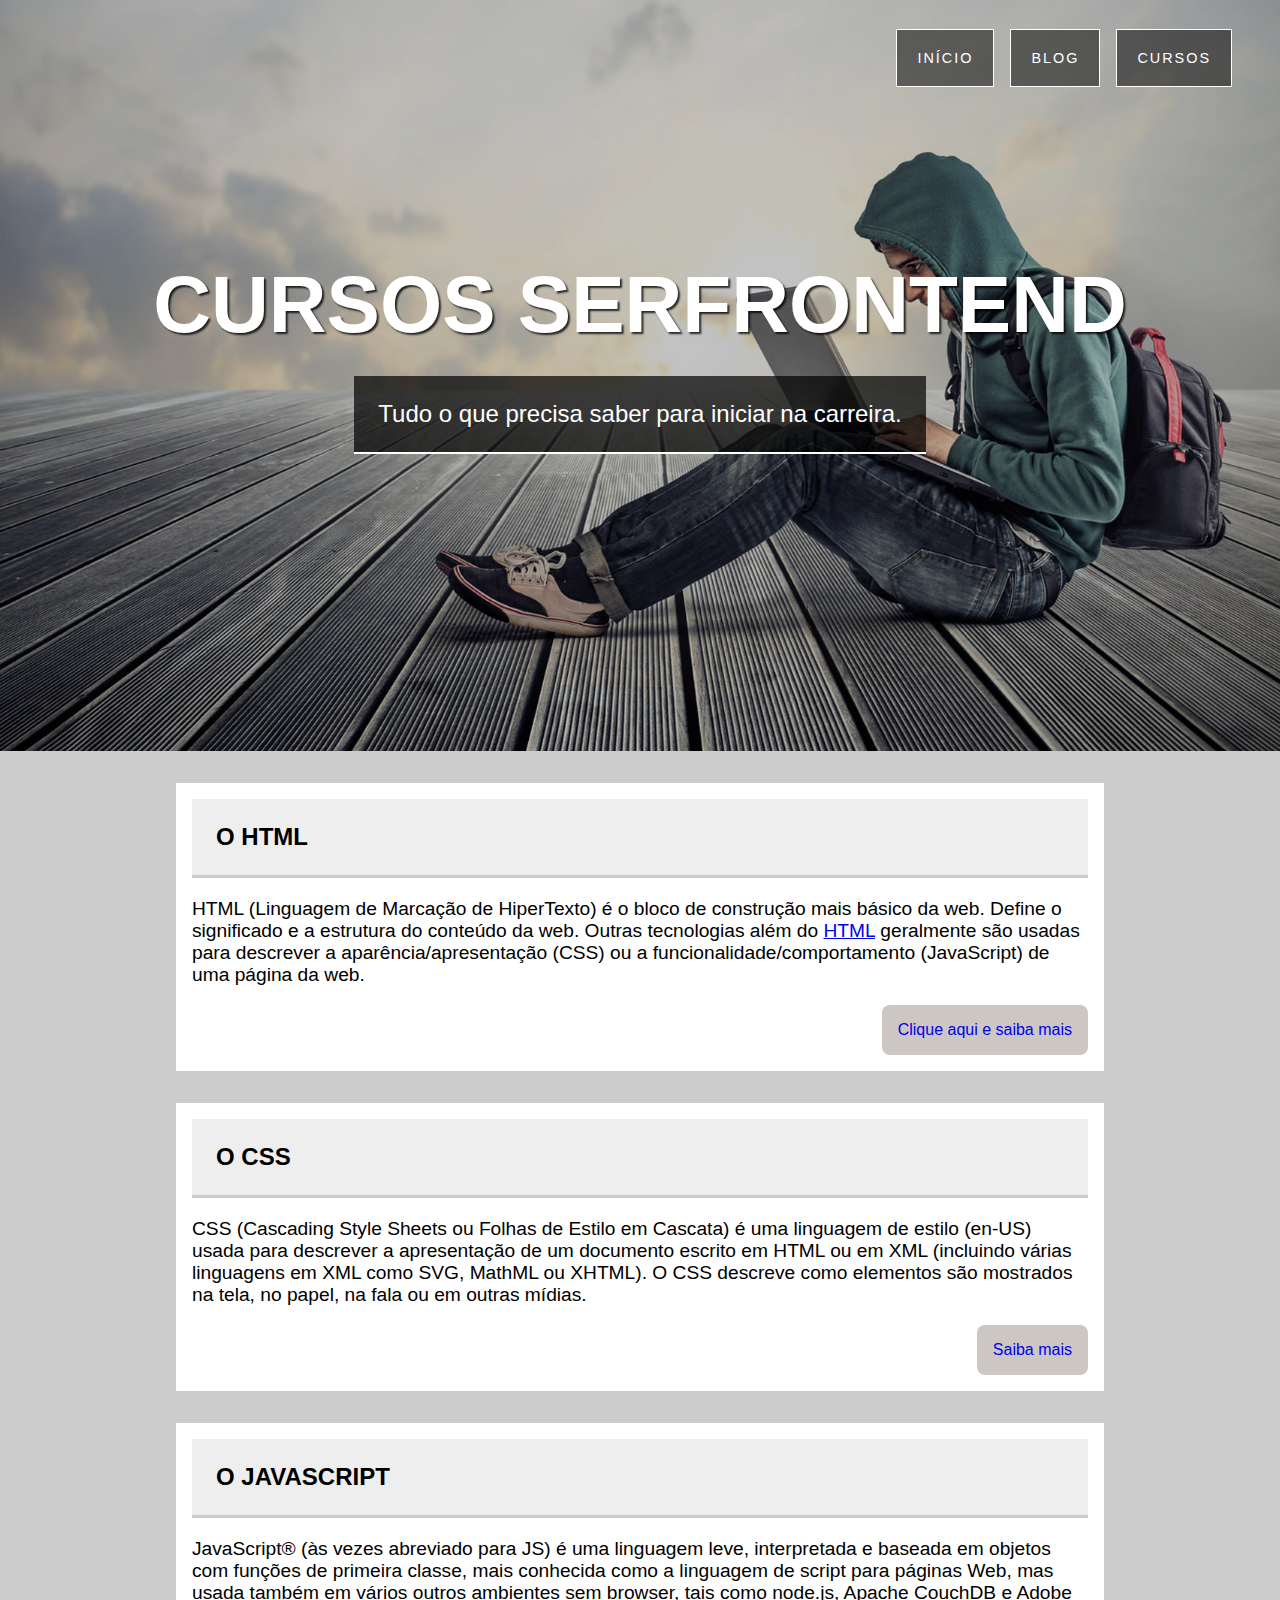
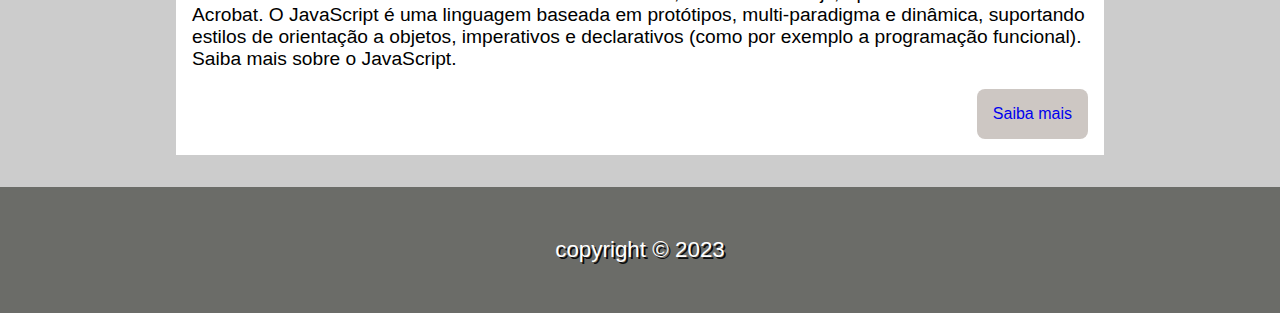
<file: Projeto_01/index.html>
<!DOCTYPE html>
<html lang="en">
<head>
    <meta charset="UTF-8">
    <meta name="viewport" content="width=device-width, initial-scale=1.0">
    <link rel="stylesheet" href="style/style.css">
    <title>Projeto 01</title>
</head>
<body>
    <header class="hero">
        <nav class="hero_nav">
            <ul class="hero_nav_menu">
                <li><a href="#" class="hero_nav_menu_btn">início</a></li>
                <li><a href="#" class="hero_nav_menu_btn">blog</a></li>
                <li><a href="#" class="hero_nav_menu_btn">cursos</a></li>
            </ul>
        </nav>
        <div class="hero_content">
            <h1 class="hero_content_title">cursos serfrontend</h1>
            <p class="hero_content_text">Tudo o que precisa saber para iniciar na carreira.</p>
        </div>
    </header>
    <main>
        <article class="main_content">
            <h2 class="main_content_title">o html</h2>
            <p class="main_content_text">HTML (Linguagem de Marcação de HiperTexto) é o bloco de construção mais básico da web. Define o significado e a estrutura do conteúdo da web. Outras tecnologias além do <a href="#">HTML</a> geralmente são usadas para descrever a aparência/apresentação (CSS) ou a funcionalidade/comportamento (JavaScript) de uma página da web.</p>
            <a href="#" class="btn">Clique aqui e saiba mais</a>
        </article>
        <article class="main_content">
            <h2 class="main_content_title">o css</h2>
            <p class="main_content_text">CSS (Cascading Style Sheets ou Folhas de Estilo em Cascata) é uma linguagem de estilo (en-US) usada para descrever a apresentação de um documento escrito em HTML ou em XML (incluindo várias linguagens em XML como SVG, MathML ou XHTML). O CSS descreve como elementos são mostrados na tela, no papel, na fala ou em outras mídias.</p>
            <a href="#" class="btn">Saiba mais</a>
        </article>
        <article class="main_content">
            <h2 class="main_content_title">o javascript</h2>
            <p class="main_content_text">JavaScript® (às vezes abreviado para JS) é uma linguagem leve, interpretada e baseada em objetos com funções de primeira classe, mais conhecida como a linguagem de script para páginas Web, mas usada também em vários outros ambientes sem browser, tais como node.js, Apache CouchDB e Adobe Acrobat. O JavaScript é uma linguagem baseada em protótipos, multi-paradigma e dinâmica, suportando estilos de orientação a objetos, imperativos e declarativos (como por exemplo a programação funcional). Saiba mais sobre o JavaScript.</p>
            <a href="#" class="btn">Saiba mais</a>
        </article>
    </main>
    <footer class="p_footer">
        copyright &copy; 2023
    </footer>
</body>
</html>
</file>
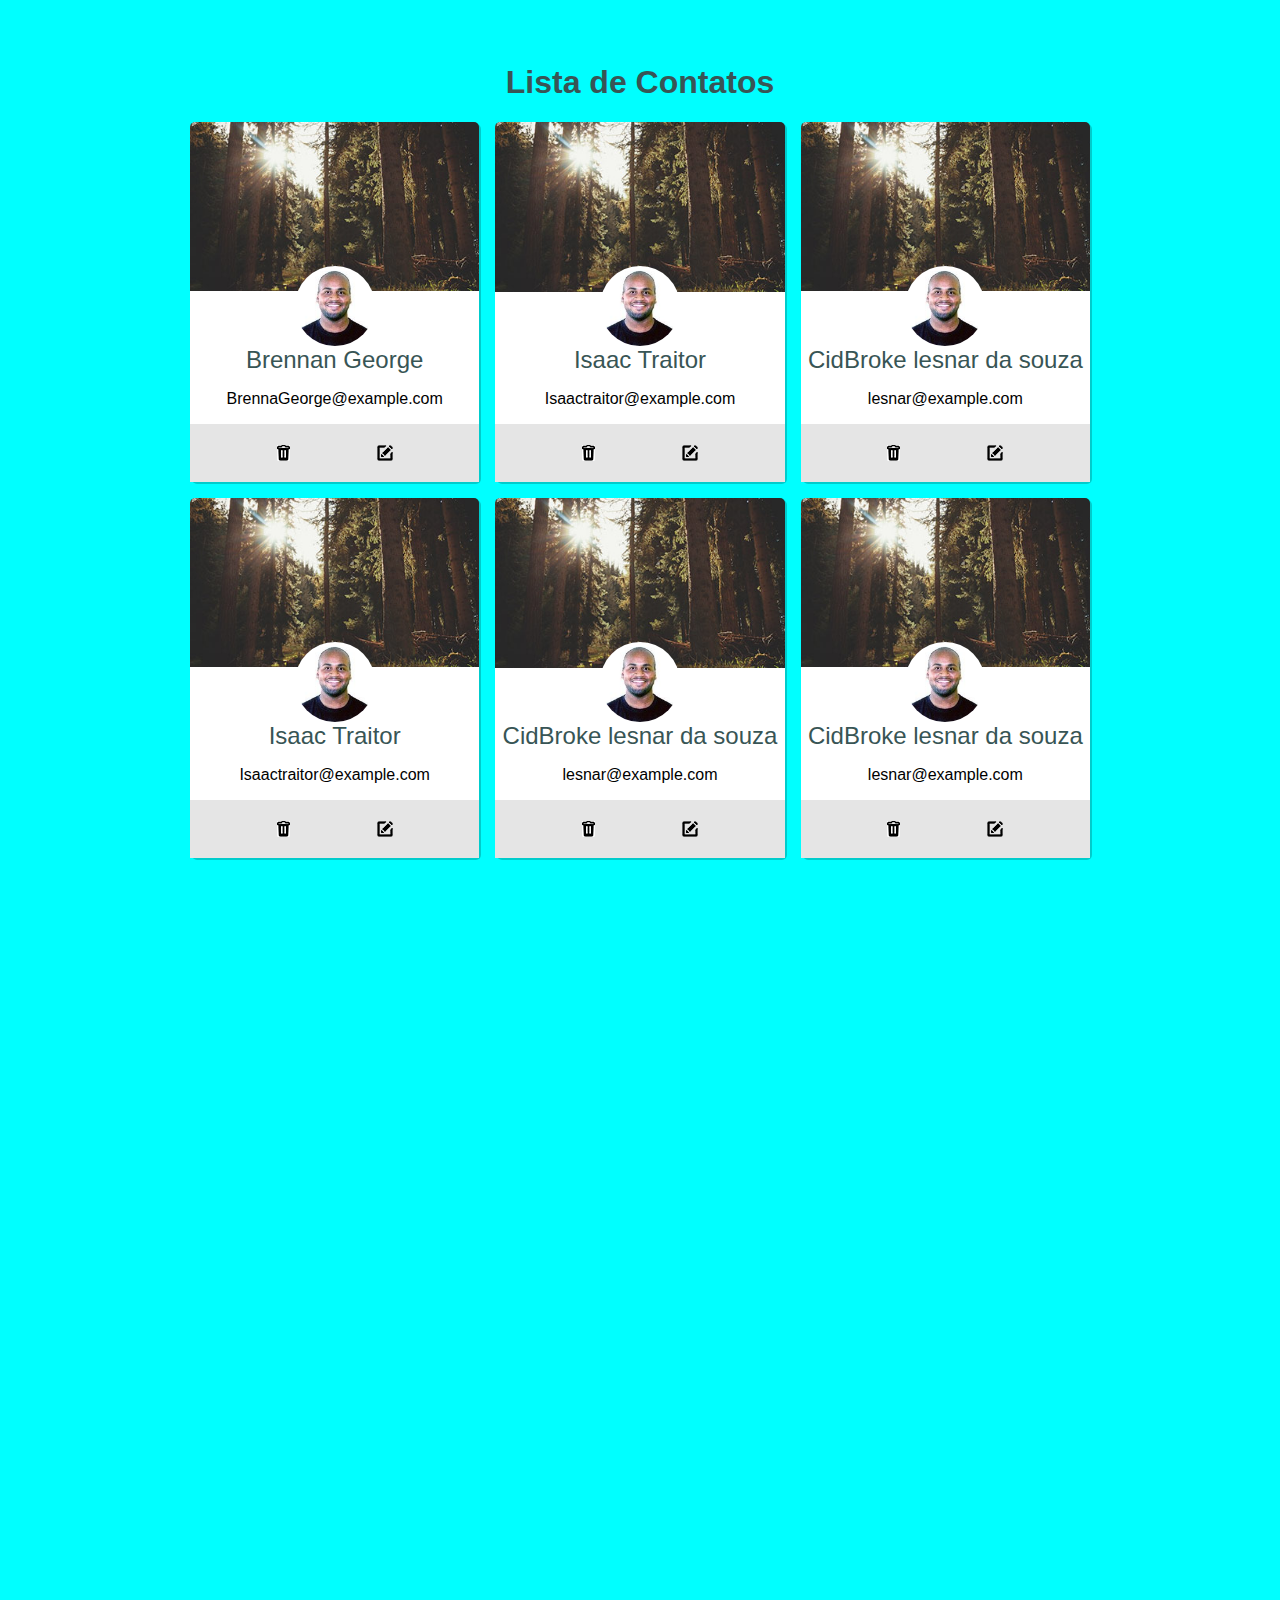
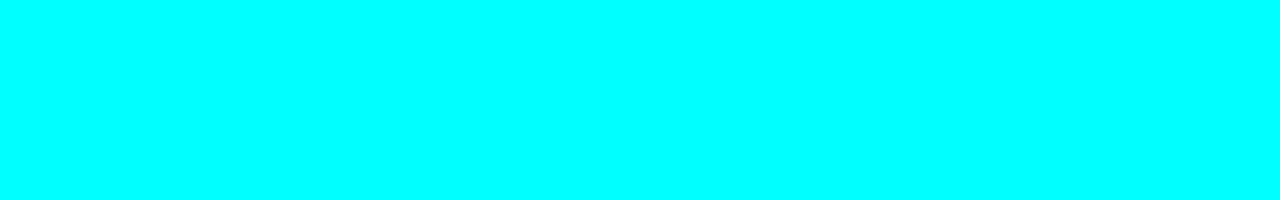
<file: Projeto_02/index.html>
<!DOCTYPE html>
<html lang="en">
<head>
    <meta charset="UTF-8">
    <meta name="viewport" content="width=device-width, initial-scale=1.0">
    <!-- <link rel="stylesheet" href="style/style.css">  -->
    <link rel="stylesheet" href="style/style_alternativo.css">
    <title>Projeto 02</title>
</head>
<body>
    <main>
        <h1 class="main_title">Lista de Contatos</h1>
        <section class="main_content">
            <article class="card">
                <div class="card_img">
                    <img src="imagens/1.jpg" alt="#">
                </div>
                <div class="card_content">
                    <p class="name">Brennan George</p>
                    <p class="email">BrennaGeorge@example.com</p>
                </div>
                <div class="card_actions">
                    <img src="imagens/delete.png" alt="#" class="actions_img">
                    <img src="imagens/edit.png" alt="#" class="actions_img">
                </div>
            </article>
            <article class="card">
                <div class="card_img">
                    <img src="imagens/1.jpg" alt="#">
                </div>
                <div class="card_content">
                    <p class="name">Isaac Traitor</p>
                    <p class="email">Isaactraitor@example.com</p>
                </div>
                <div class="card_actions">
                    <img src="imagens/delete.png" alt="#" class="actions_img">
                    <img src="imagens/edit.png" alt="#" class="actions_img">
                </div>
            </article>
            <article class="card">
                <div class="card_img">
                    <img src="imagens/1.jpg" alt="#">
                </div>
                <div class="card_content">
                    <p class="name">CidBroke lesnar da souza</p>
                    <p class="email">lesnar@example.com</p>
                </div>
                <div class="card_actions">
                    <img src="imagens/delete.png" alt="#" class="actions_img">
                    <img src="imagens/edit.png" alt="#" class="actions_img">
                </div>
            </article>
            <article class="card">
                <div class="card_img">
                    <img src="imagens/1.jpg" alt="#">
                </div>
                <div class="card_content">
                    <p class="name">Isaac Traitor</p>
                    <p class="email">Isaactraitor@example.com</p>
                </div>
                <div class="card_actions">
                    <img src="imagens/delete.png" alt="#" class="actions_img">
                    <img src="imagens/edit.png" alt="#" class="actions_img">
                </div>
            </article>
            <article class="card">
                <div class="card_img">
                    <img src="imagens/1.jpg" alt="#">
                </div>
                <div class="card_content">
                    <p class="name">CidBroke lesnar da souza</p>
                    <p class="email">lesnar@example.com</p>
                </div>
                <div class="card_actions">
                    <img src="imagens/delete.png" alt="#" class="actions_img">
                    <img src="imagens/edit.png" alt="#" class="actions_img">
                </div>
            </article>
            <article class="card">
                <div class="card_img">
                    <img src="imagens/1.jpg" alt="#">
                </div>
                <div class="card_content">
                    <p class="name">CidBroke lesnar da souza</p>
                    <p class="email">lesnar@example.com</p>
                </div>
                <div class="card_actions">
                    <img src="imagens/delete.png" alt="#" class="actions_img">
                    <img src="imagens/edit.png" alt="#" class="actions_img">
                </div>
            </article>
        </section>
    </main>
</body>
</html>
</file>
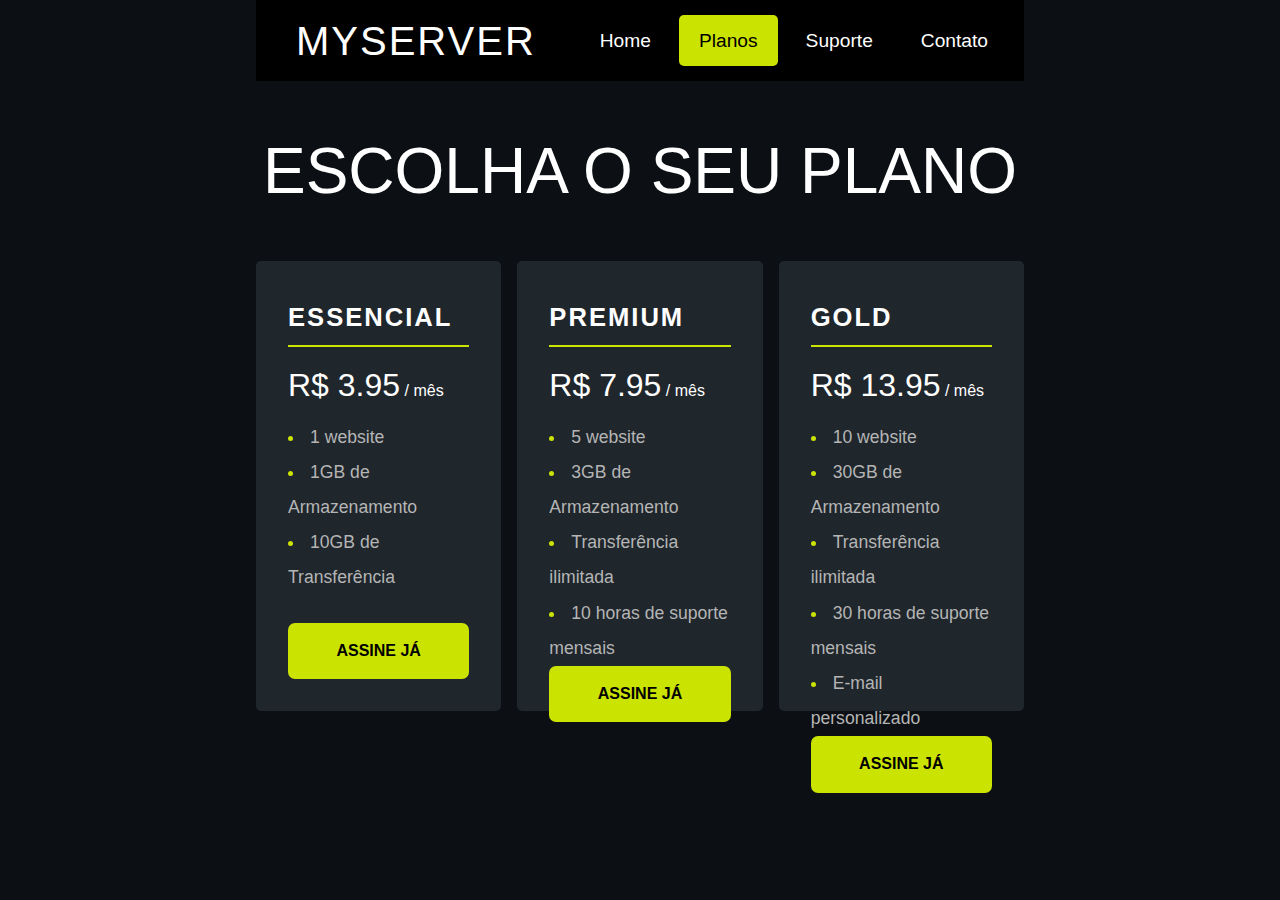
<file: Projeto_03/index.html>
<!DOCTYPE html>
<html lang="en">
<head>
    <meta charset="UTF-8">
    <meta name="viewport" content="width=device-width, initial-scale=1.0">
    <link rel="stylesheet" href="style/style.css">
    <title>Projeto 03</title>
</head>
<body>
    <header class="hero wapprer">
        <h1 class="hero_title">myserver</h1>
        <nav class="hero_nav">
            <ul class="hero_nav_menu">
                <li><a href="#">Home</a></li>
                <li><a href="#" class="destaque">Planos</a></li>
                <li><a href="#">Suporte</a></li>
                <li><a href="#">Contato</a></li>
            </ul>
        </nav>
    </header>
    <main class="wapprer">
        <h2 class="main_title">escolha o seu plano</h2>
        <article class="cards">
            <div class="card">
                <h3 class="card_title">essencial</h3>
                <p class="card_price">R$ 3.95</p>
                <ul class="card_menu">
                    <li><p>1 website</p></li>
                    <li><p>1GB de Armazenamento</p></li>
                    <li><p>10GB de Transferência</p></li>
                </ul>
                <a href="" class="card_btn">assine já</a>
            </div>
            <div class="card">
                <h3 class="card_title">premium</h3>
                <p class="card_price">R$ 7.95</p>
                <ul class="card_menu">
                    <li><p>5 website</p></li>
                    <li><p>3GB de Armazenamento</p></li>
                    <li><p>Transferência ilimitada</p></li>
                    <li><p>10 horas de suporte mensais</p></li>
                </ul>
                <a href="" class="card_btn">assine já</a>
            </div>
            <div class="card">
                <h3 class="card_title">gold</h3>
                <p class="card_price">R$ 13.95</p>
                <ul class="card_menu">
                    <li><p>10 website</p></li>
                    <li><p>30GB de Armazenamento</p></li>
                    <li><p>Transferência ilimitada</p></li>
                    <li><p>30 horas de suporte mensais</p></li>
                    <li><p>E-mail personalizado</p></li>
                </ul>
                <a href="" class="card_btn">assine já</a>
            </div>
        </article>
    </main>
</body>
</html>
</file>
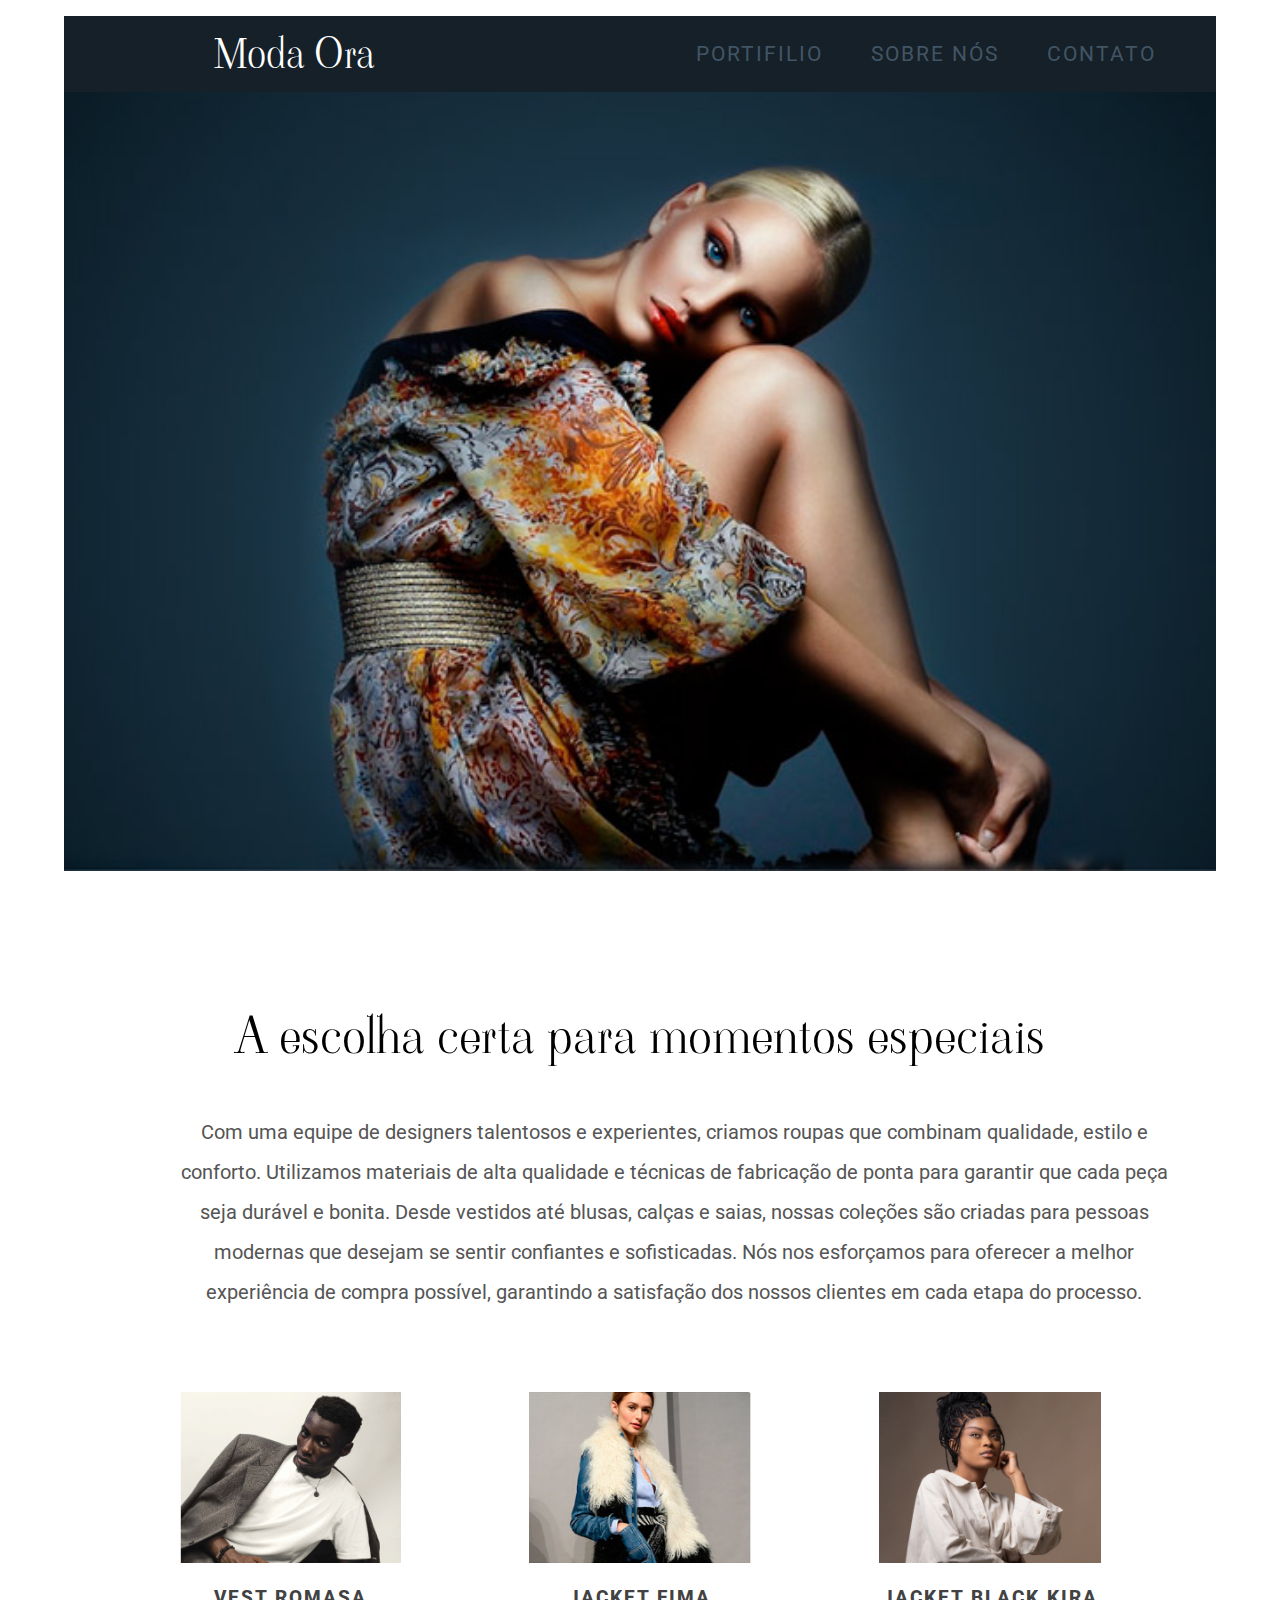
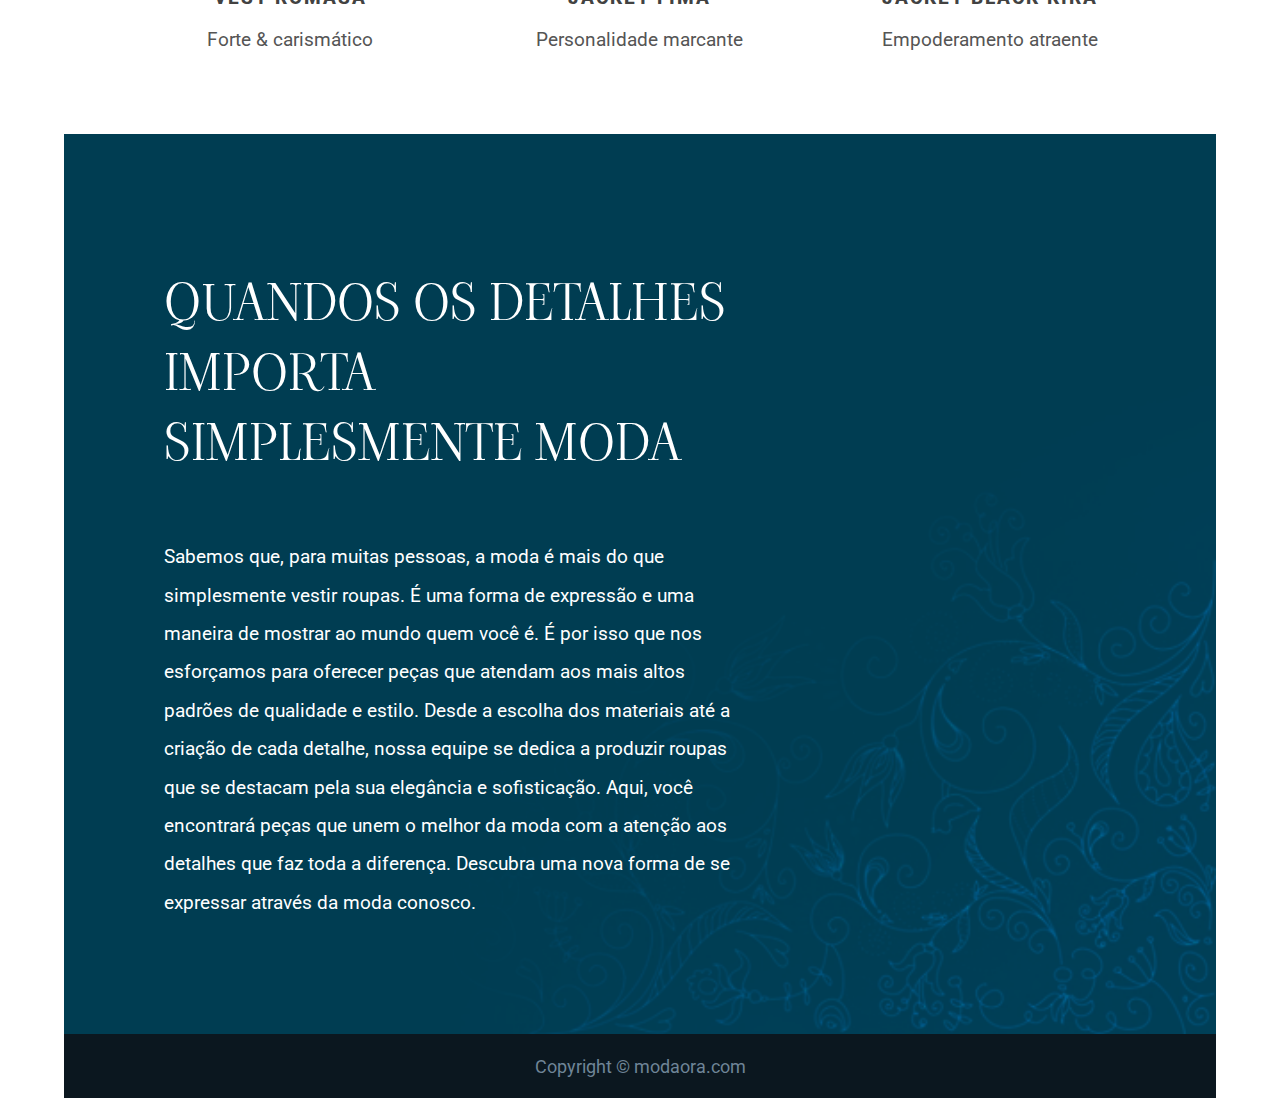
<file: Projeto_04/index.html>
<!DOCTYPE html>
<html lang="en">
<head>
    <meta charset="UTF-8">
    <meta name="viewport" content="width=device-width, initial-scale=1.0">
    <link rel="preconnect" href="https://fonts.googleapis.com">
    <link rel="preconnect" href="https://fonts.gstatic.com" crossorigin>
    <link href="https://fonts.googleapis.com/css2?family=Baskervville:ital@0;1&family=Roboto:wght@300;400;700&family=Viaoda+Libre&display=swap" rel="stylesheet">
    <link rel="stylesheet" href="estilo/syle.css">
    <title>Projeto 04</title>
</head>
<body>
    <header class="hero">
        <div class="hero_content">
            <h1 class="hero_title">Moda Ora</h1>
            <nav class="hero_nav">
                <ul class="hero_nav_menu">
                    <li><a href="#">portifilio</a></li>
                    <li><a href="#">sobre nós</a></li>
                    <li><a href="#">contato</a></li>
                </ul>
            </nav>
        </div>
    </header>
    <main>
        <section class="section_1">
            <h2 class="section_1_title title">A escolha certa para momentos especiais</h2>
            <p class="section_1_text">Com uma equipe de designers talentosos e experientes, criamos roupas que combinam qualidade, estilo e conforto. Utilizamos materiais de alta qualidade e técnicas de fabricação de ponta para garantir que cada peça seja durável e bonita. Desde vestidos até blusas, calças e saias, nossas coleções são criadas para pessoas modernas que desejam se sentir confiantes e sofisticadas. Nós nos esforçamos para oferecer a melhor experiência de compra possível, garantindo a satisfação dos nossos clientes em cada etapa do processo.</p>
            <article class="cards">
                <div class="card">
                    <img src="imagens/modelo5.jpg">
                    <h3 class="card_title">vest romasa</h3>
                    <p class="card_content">
                        Forte & carismático
                    </p>
                </div>
                <div class="card">
                    <img src="imagens/modelo2.jpg">
                    <h3 class="card_title">jacket fima</h3>
                    <p class="card_content">
                        Personalidade marcante
                    </p>
                </div>
                <div class="card">
                    <img src="imagens/modelo4.jpg">
                    <h3 class="card_title">jacket black kira</h3>
                    <p class="card_content">
                        Empoderamento atraente
                    </p>
                </div>
            </article>
        </section>
        <section class="section_2">
            <h2 class="section_2_title title">Quandos os detalhes importa simplesmente moda</h2>
            <p class="section_2_content">Sabemos que, para muitas pessoas, a moda é mais do que simplesmente vestir roupas. É uma forma de expressão e uma maneira de mostrar ao mundo quem você é. É por isso que nos esforçamos para oferecer peças que atendam aos mais altos padrões de qualidade e estilo. Desde a escolha dos materiais até a criação de cada detalhe, nossa equipe se dedica a produzir roupas que se destacam pela sua elegância e sofisticação. Aqui, você encontrará peças que unem o melhor da moda com a atenção aos detalhes que faz toda a diferença. Descubra uma nova forma de se expressar através da moda conosco.</p>
        </section>
    </main>
    <footer class="p_footer">
        Copyright &copy; modaora.com
    </footer>
</body>
</html>
</file>
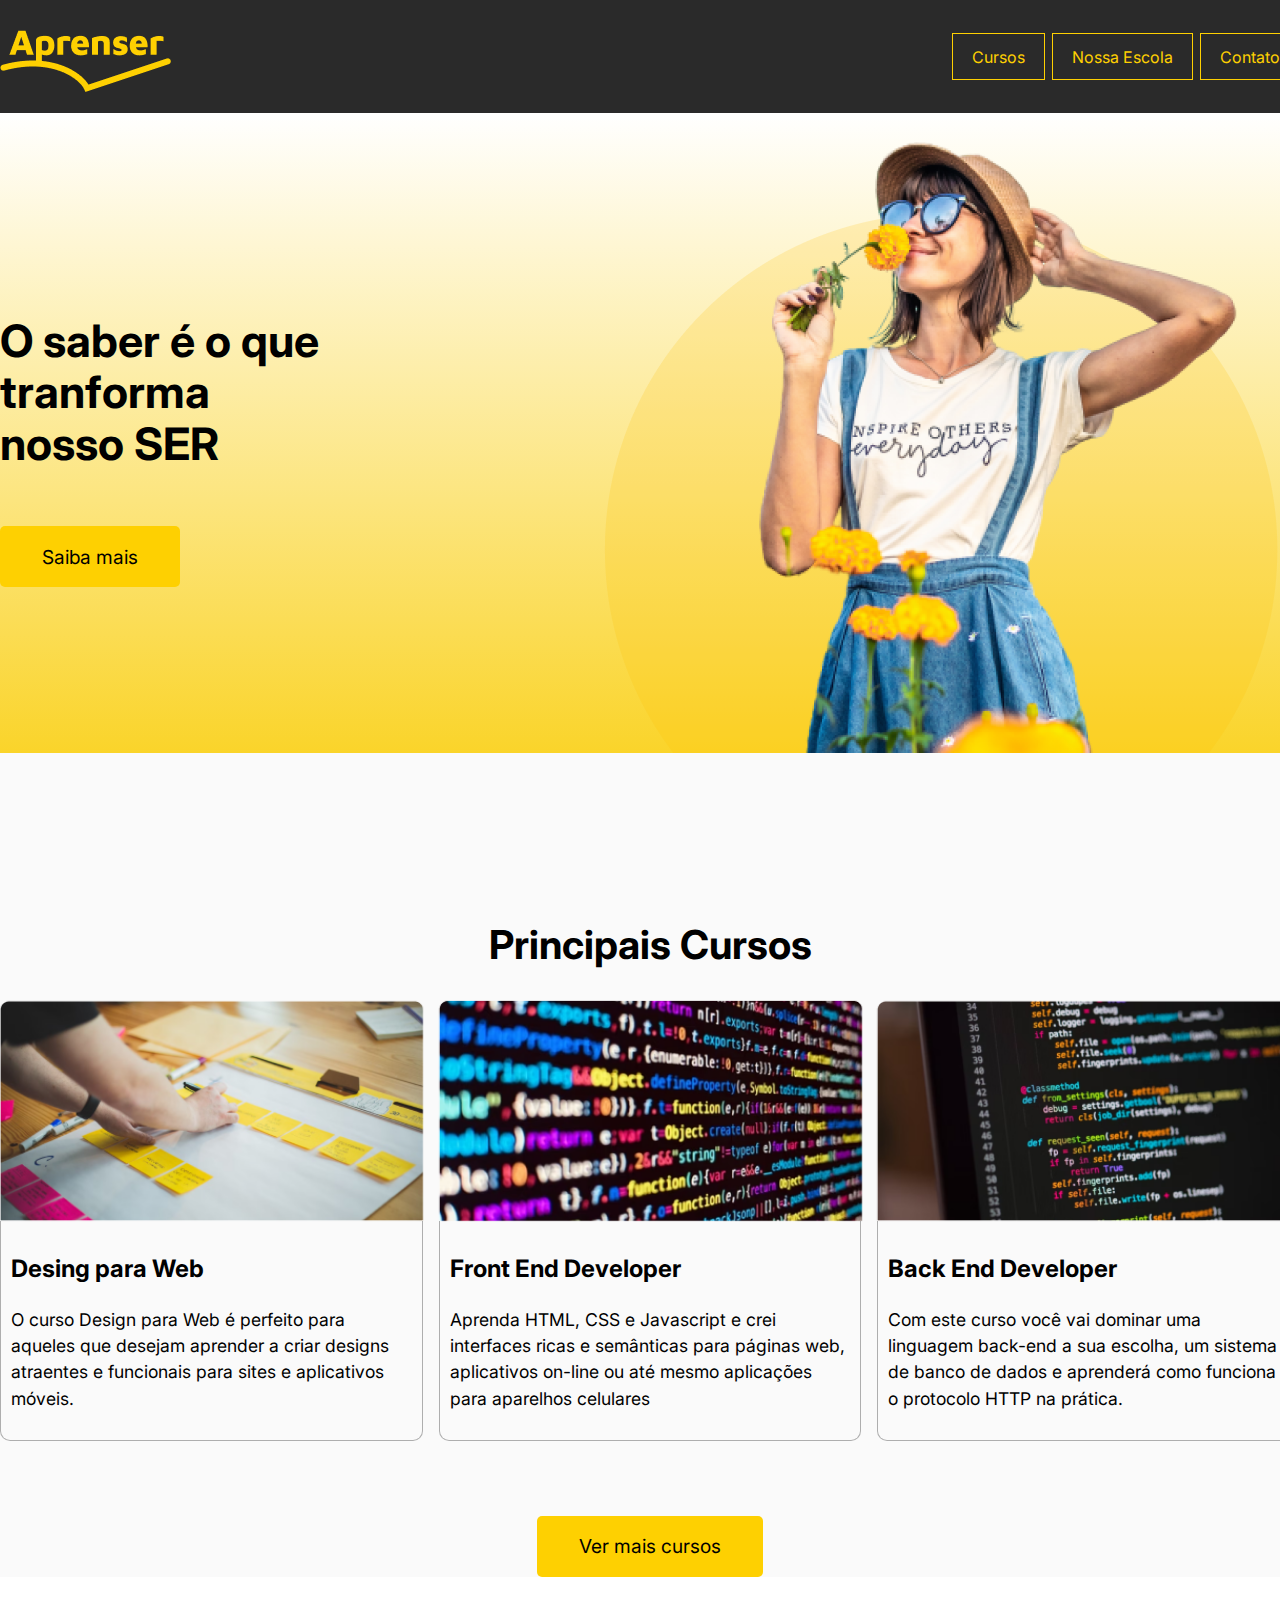
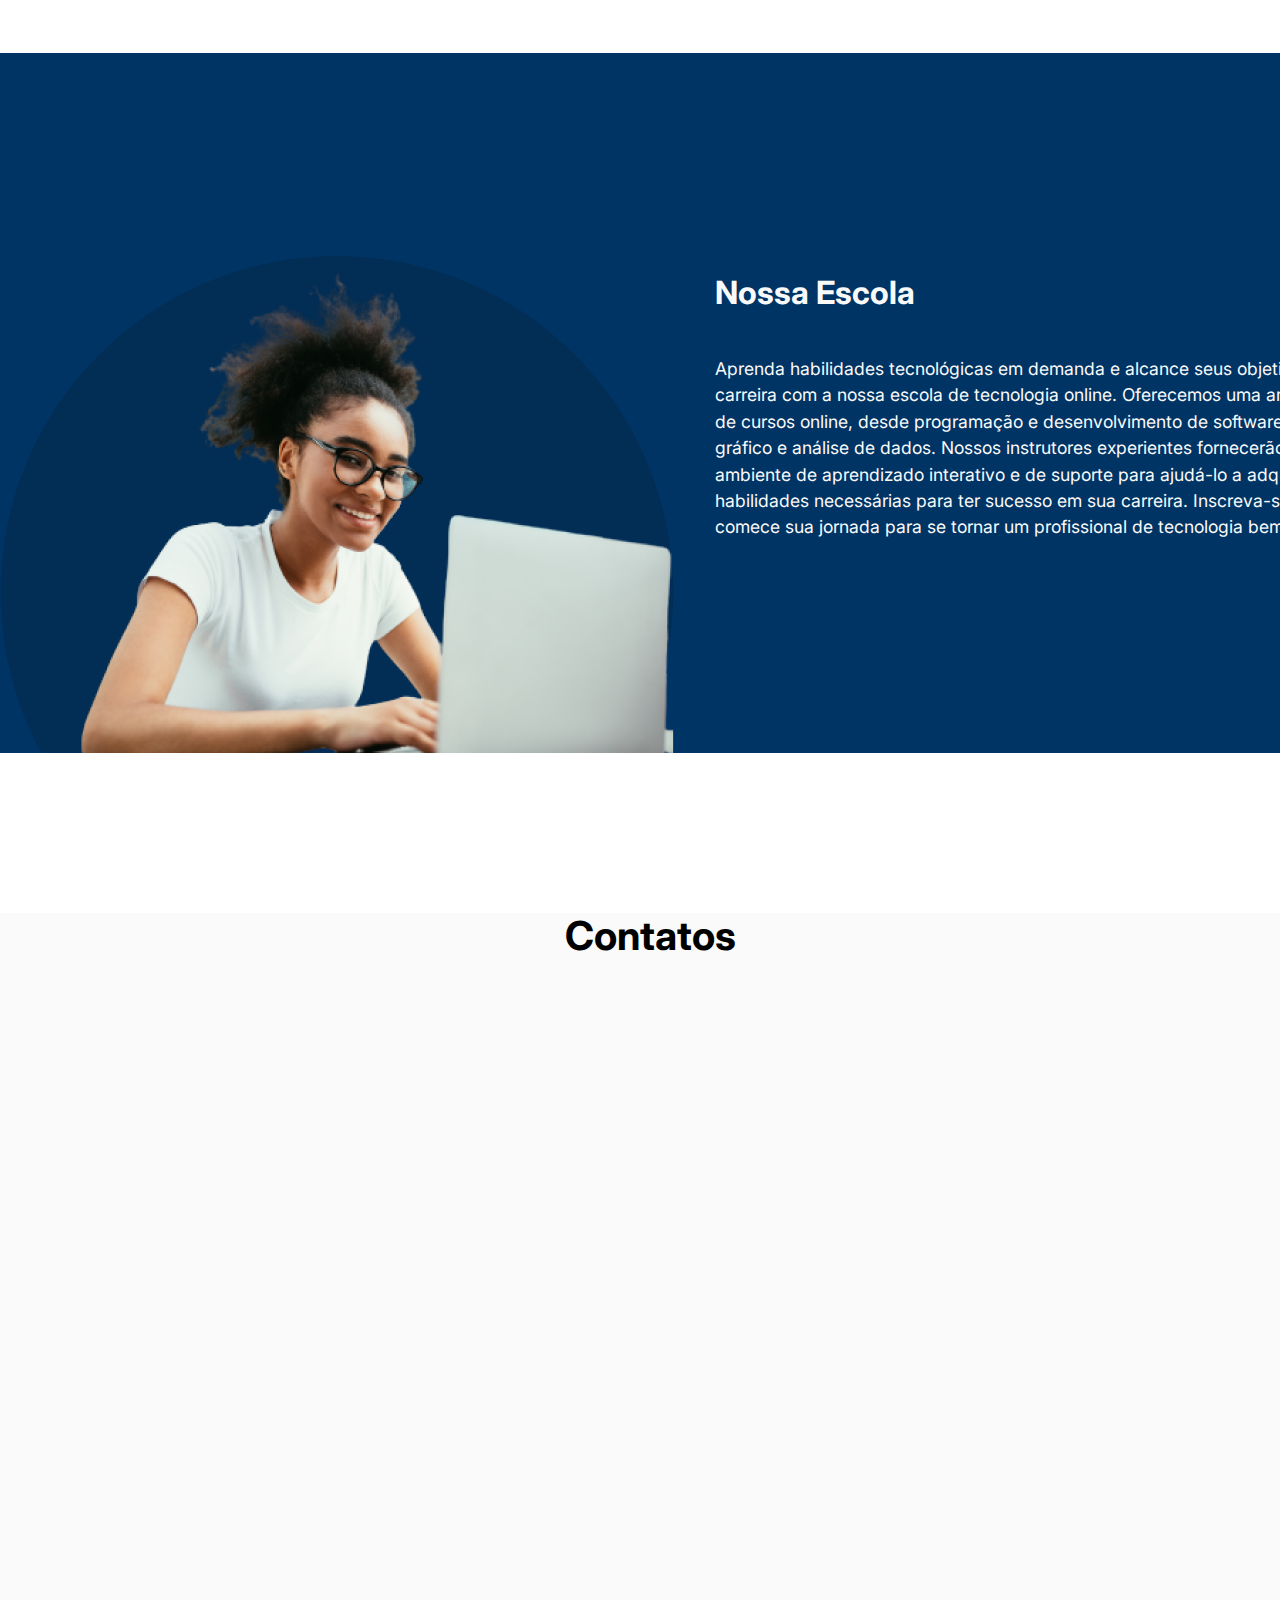
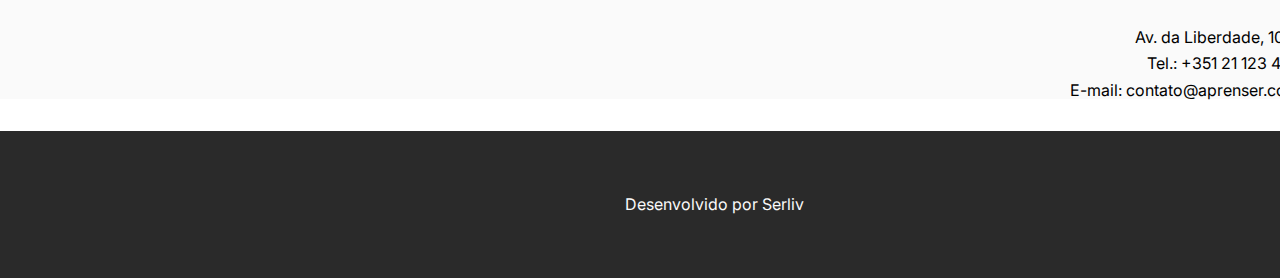
<file: Projeto_05/index.html>
<!DOCTYPE html>
<html lang="en">
<head>
    <meta charset="UTF-8">
    <meta name="viewport" content="width=device-width, initial-scale=1.0">
    <title>Aprenser</title>
    <link rel="stylesheet" href="estilo/normalize.css">
    <link rel="preconnect" href="https://fonts.googleapis.com">
    <link rel="preconnect" href="https://fonts.gstatic.com" crossorigin>
    <link href="https://fonts.googleapis.com/css2?family=Baskervville:ital@0;1&family=Inter:wght@300;500;700&family=Roboto:wght@300;400;700&family=Viaoda+Libre&display=swap" rel="stylesheet">
    <link rel="stylesheet" href="estilo/style.css">
    
</head>
<body>
    <div class="wapprer_dark menu_flutuante">
        <header class="hero wapprer ">
            <h1 class="hero_title"><img src="imagens/logoAprenser.png"></h1>
            <nav class="hero_nav">
                <ul class="hero_nav_ul">
                    <li><a href="#cursos">Cursos</a></li>
                    <li><a href="#nossa_escola">Nossa Escola</a></li>
                    <li><a href="#contato">Contato</a></li>
                </ul>
            </nav>
        </header>
    </div>
    <main>
        <div class="wapprer_yellow">
            <section class="section_hero wapprer">
                <h2 class="section_hero_title">O saber é o que tranforma nosso <span class="upper">ser</span></h2>
                <a href="#" class="btn btn_section_hero">Saiba mais</a>
            </section>
        </div>
        <div class="wapprer_light">
            <section class="section_1 wapprer" id="cursos">
                <h2 class="section_1_title">Principais Cursos</h2>
                <div class="cards">
                    <article class="card">
                        <img src="imagens/curso-design.png" alt="">
                        <div class="card_wapprer">
                            <h3 class="card_title">Desing para Web</h3>
                            <p class="card_content">O curso Design para Web é perfeito para aqueles que desejam aprender a criar designs atraentes e funcionais para sites e aplicativos móveis.</p>
                        </div>
                    </article>
                    <article class="card">
                        <img src="imagens/curso-design-1.png" alt="">
                        <div class="card_wapprer">
                            <h3 class="card_title">Front End Developer</h3>
                            <p class="card_content">Aprenda HTML, CSS e Javascript e crei interfaces ricas e semânticas para páginas web, aplicativos on-line ou até mesmo aplicações para aparelhos celulares</p>
                        </div>
                    </article>
                    <article class="card">
                        <img src="imagens/curso-design-2.png" alt="">
                        <div class="card_wapprer">
                            <h3 class="card_title">Back End Developer</h3>
                            <p class="card_content">Com este curso você vai dominar uma linguagem back-end a sua escolha, um sistema de banco de dados e aprenderá como funciona o protocolo HTTP na prática.</p>
                        </div>
                    </article>
                </div>
                <a href="#" class="btn btn_section_1">Ver mais cursos</a>
            </section>
        </div>
        <div class="wapprer_blue">
            <section class="section_2 wapprer" id="nossa_escola">
                <h2 class="section_2_title">Nossa Escola</h2>
                <p class="section_2_content">Aprenda habilidades tecnológicas em demanda e alcance seus objetivos de carreira com a nossa escola de tecnologia online. Oferecemos uma ampla gama de cursos online, desde programação e desenvolvimento de software até design gráfico e análise de dados. Nossos instrutores experientes fornecerão a você um ambiente de aprendizado interativo e de suporte para ajudá-lo a adquirir as habilidades necessárias para ter sucesso em sua carreira. Inscreva-se agora e comece sua jornada para se tornar um profissional de tecnologia bem-sucedido.</p>
            </section>
        </div>
        <div class="wapprer_light">
            <section class="section_3 wapprer" id="contato">
                <h2 class="section_3_title">Contatos</h2>
                <iframe src="https://www.google.com/maps/embed?pb=!4v1695427921662!6m8!1m7!1s0phEkXRcA2mNLviwXF_YAg!2m2!1d64.10909312003176!2d-21.84208860654102!3f275.7799822850959!4f-12.95414162679046!5f0.7820865974627469"  style="border:0;" allowfullscreen="" loading="lazy" referrerpolicy="no-referrer-when-downgrade"></iframe>
                <address>
                    <p class="contanto_list">Av. da Liberdade, 1001</p>
                    <p class="contanto_list">Tel.: +351 21 123 456</p>
                    <p class="contanto_list">E-mail: contato@aprenser.com</p>
                </address>
            </section>
        </div>
    </main>
    <div class="wapprer_dark">
        <footer class="p_footer wapprer">
            Desenvolvido por Serliv
        </footer>
    </div>
</body>
</html>
</file>
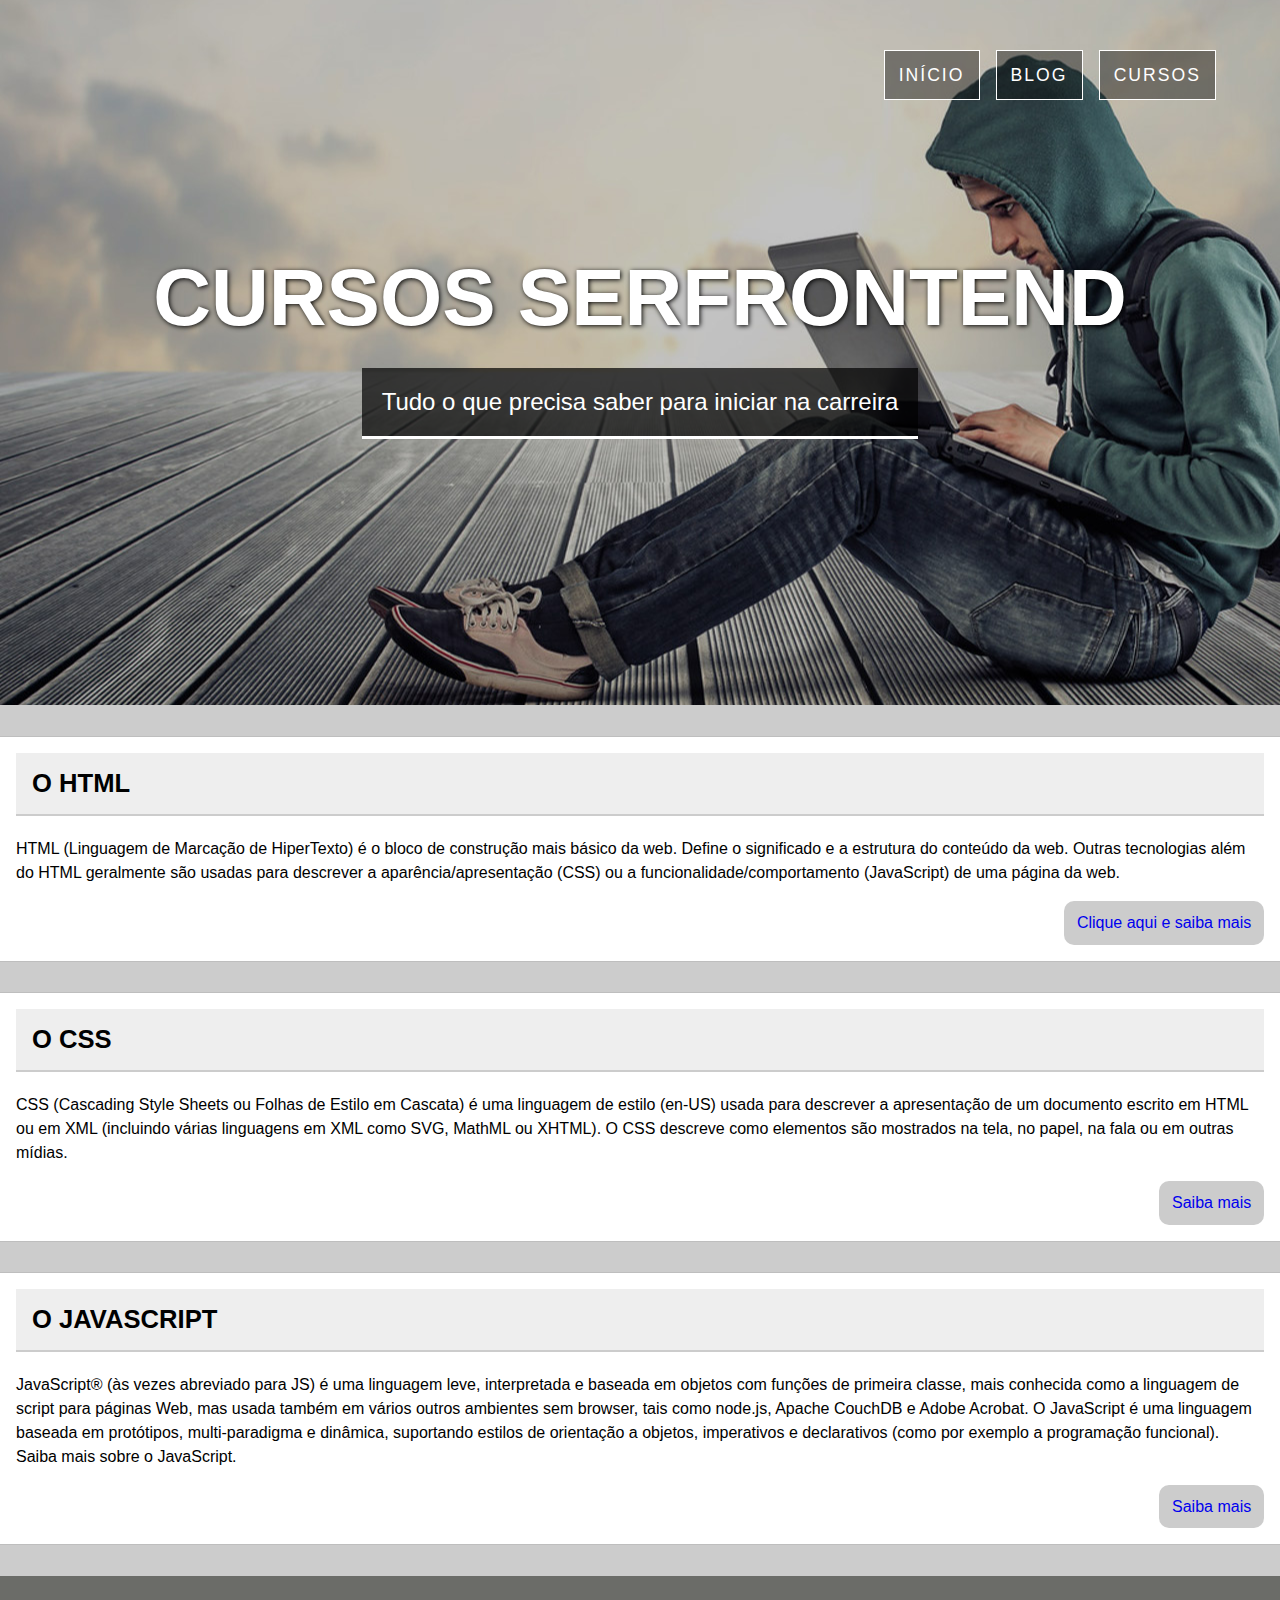
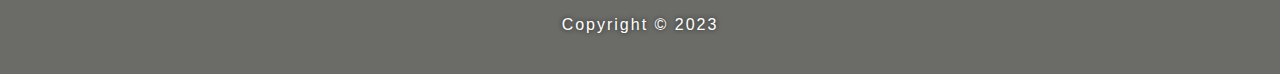
<file: Projeto_01/index_2.html>
<!DOCTYPE html>
<html lang="en">
<head>
    <meta charset="UTF-8">
    <meta name="viewport" content="width=device-width, initial-scale=1.0">
    <link rel="stylesheet" href="style/stye_2.css">
    <title>Projeto 01</title>
</head>
<body>
    <header class="hero">
        <nav class="hero_nav">
            <ul class="hero_nav_menu">
                <li><a href="#">início</a></li>
                <li><a href="#">blog</a></li>
                <li><a href="#">cursos</a></li>
            </ul>
        </nav>
        <div class="hero_content">
            <h1 class="hero_content_title">cursos serfrontend</h1>
            <p class="hero_content_text">Tudo o que precisa saber para iniciar na carreira</p>
        </div>
    </header>
    <main>
        <section>
            <article class="card">
                <h2 class="card_title">o html</h2>
                <p class="card_text">HTML (Linguagem de Marcação de HiperTexto) é o bloco de construção mais básico da web. Define o significado e a estrutura do conteúdo da web. Outras tecnologias além do HTML geralmente são usadas para descrever a aparência/apresentação (CSS) ou a funcionalidade/comportamento (JavaScript) de uma página da web.</p>
                <a href="#" class="card_btn">Clique aqui e saiba mais</a>
            </article>
            <article class="card">
                <h2 class="card_title">o css</h2>
                <p class="card_text">CSS (Cascading Style Sheets ou Folhas de Estilo em Cascata) é uma linguagem de estilo (en-US) usada para descrever a apresentação de um documento escrito em HTML ou em XML (incluindo várias linguagens em XML como SVG, MathML ou XHTML). O CSS descreve como elementos são mostrados na tela, no papel, na fala ou em outras mídias.</p>
                <a href="#" class="card_btn">Saiba mais</a>
            </article>
            <article class="card">
                <h2 class="card_title">o javascript</h2>
                <p class="card_text">JavaScript® (às vezes abreviado para JS) é uma linguagem leve, interpretada e baseada em objetos com funções de primeira classe, mais conhecida como a linguagem de script para páginas Web, mas usada também em vários outros ambientes sem browser, tais como node.js, Apache CouchDB e Adobe Acrobat. O JavaScript é uma linguagem baseada em protótipos, multi-paradigma e dinâmica, suportando estilos de orientação a objetos, imperativos e declarativos (como por exemplo a programação funcional). Saiba mais sobre o JavaScript.</p>
                <a href="#" class="card_btn">Saiba mais</a>
            </article>
        </section>
        <footer>
            Copyright &copy; 2023
        </footer>
    </main>
</body>
</html>
</file>
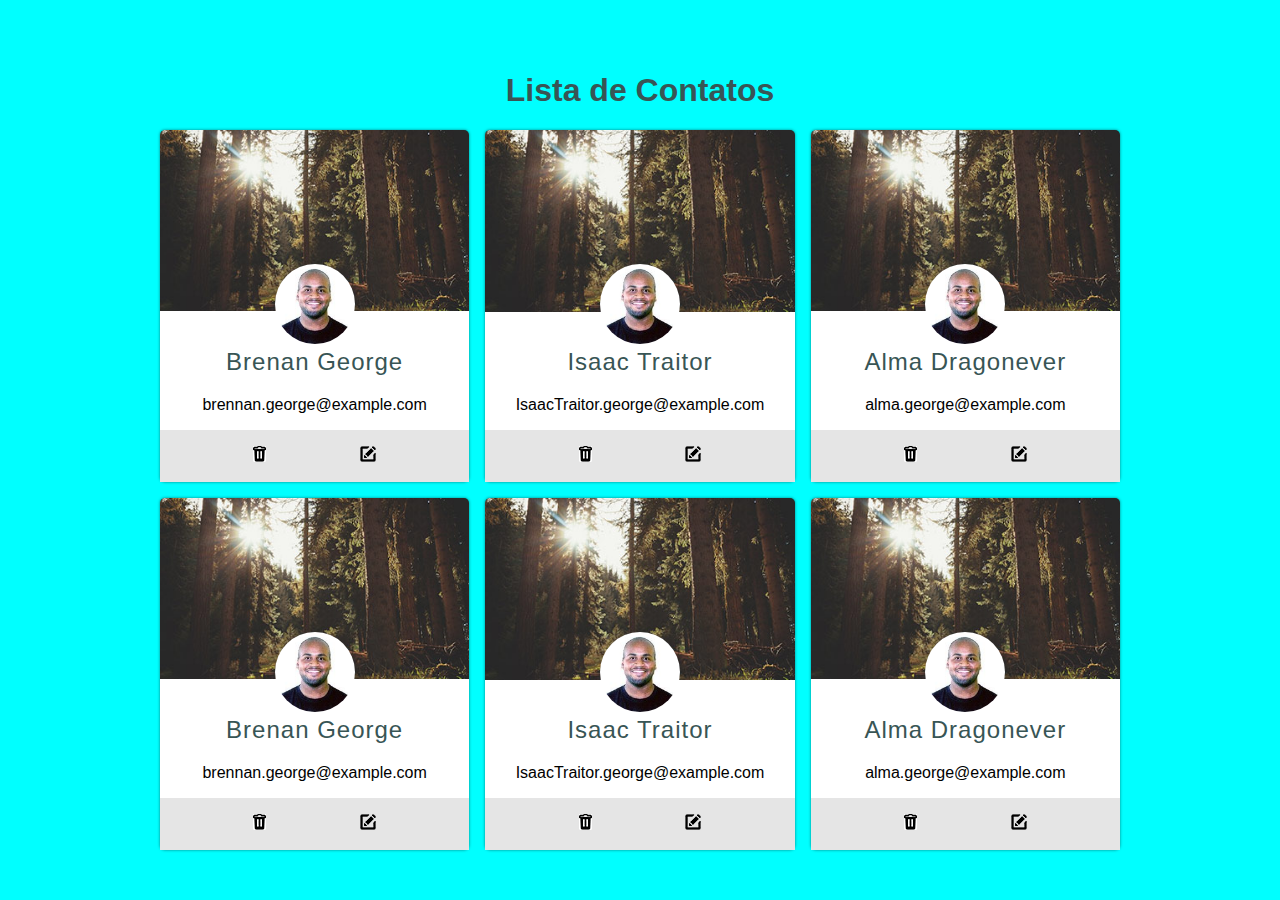
<file: Projeto_02/index_2.html>
<!DOCTYPE html>
<html lang="en">
<head>
    <meta charset="UTF-8">
    <meta name="viewport" content="width=device-width, initial-scale=1.0">
    <!-- <link rel="stylesheet" href="style/style_2.css"> -->
    <link rel="stylesheet" href="style/style_alternativo_2.css">
    <title>Projeto 02</title>
</head>
<body>
    <h1 class="title">Lista de Contatos</h1>
    <div class="cards_container">
        <div class="card">
            <div class="card_img">
                <img src="imagens/1.jpg">
            </div>
            <div class="card_text">
                <h2 class="card_title">Brenan George</h2>
                <p class="card_mail">brennan.george@example.com</p>
            </div>
            <div class="div_actions">
                <a href="#"><img src="imagens/delete.png" alt=""></a>
                <a href="#"><img src="imagens/edit.png" alt=""></a>
            </div>
        </div>
        <div class="card">
            <div class="card_img">
                <img src="imagens/1.jpg">
            </div>
            <div class="card_text">
                <h2 class="card_title">Isaac Traitor</h2>
                <p class="card_mail">IsaacTraitor.george@example.com</p>
            </div>
            <div class="div_actions">
                <a href="#"><img src="imagens/delete.png" alt=""></a>
                <a href="#"><img src="imagens/edit.png" alt=""></a>
            </div>
        </div>
        <div class="card">
            <div class="card_img">
                <img src="imagens/1.jpg">
            </div>
            <div class="card_text">
                <h2 class="card_title">Alma Dragonever</h2>
                <p class="card_mail">alma.george@example.com</p>
            </div>
            <div class="div_actions">
                <a href="#"><img src="imagens/delete.png" alt=""></a>
                <a href="#"><img src="imagens/edit.png" alt=""></a>
            </div>
        </div>
        <div class="card">
            <div class="card_img">
                <img src="imagens/1.jpg">
            </div>
            <div class="card_text">
                <h2 class="card_title">Brenan George</h2>
                <p class="card_mail">brennan.george@example.com</p>
            </div>
            <div class="div_actions">
                <a href="#"><img src="imagens/delete.png" alt=""></a>
                <a href="#"><img src="imagens/edit.png" alt=""></a>
            </div>
        </div>
        <div class="card">
            <div class="card_img">
                <img src="imagens/1.jpg">
            </div>
            <div class="card_text">
                <h2 class="card_title">Isaac Traitor</h2>
                <p class="card_mail">IsaacTraitor.george@example.com</p>
            </div>
            <div class="div_actions">
                <a href="#"><img src="imagens/delete.png" alt=""></a>
                <a href="#"><img src="imagens/edit.png" alt=""></a>
            </div>
        </div>
        <div class="card">
            <div class="card_img">
                <img src="imagens/1.jpg">
            </div>
            <div class="card_text">
                <h2 class="card_title">Alma Dragonever</h2>
                <p class="card_mail">alma.george@example.com</p>
            </div>
            <div class="div_actions">
                <a href="#"><img src="imagens/delete.png" alt=""></a>
                <a href="#"><img src="imagens/edit.png" alt=""></a>
            </div>
        </div>
    </div>
</body>
</html>
</file>
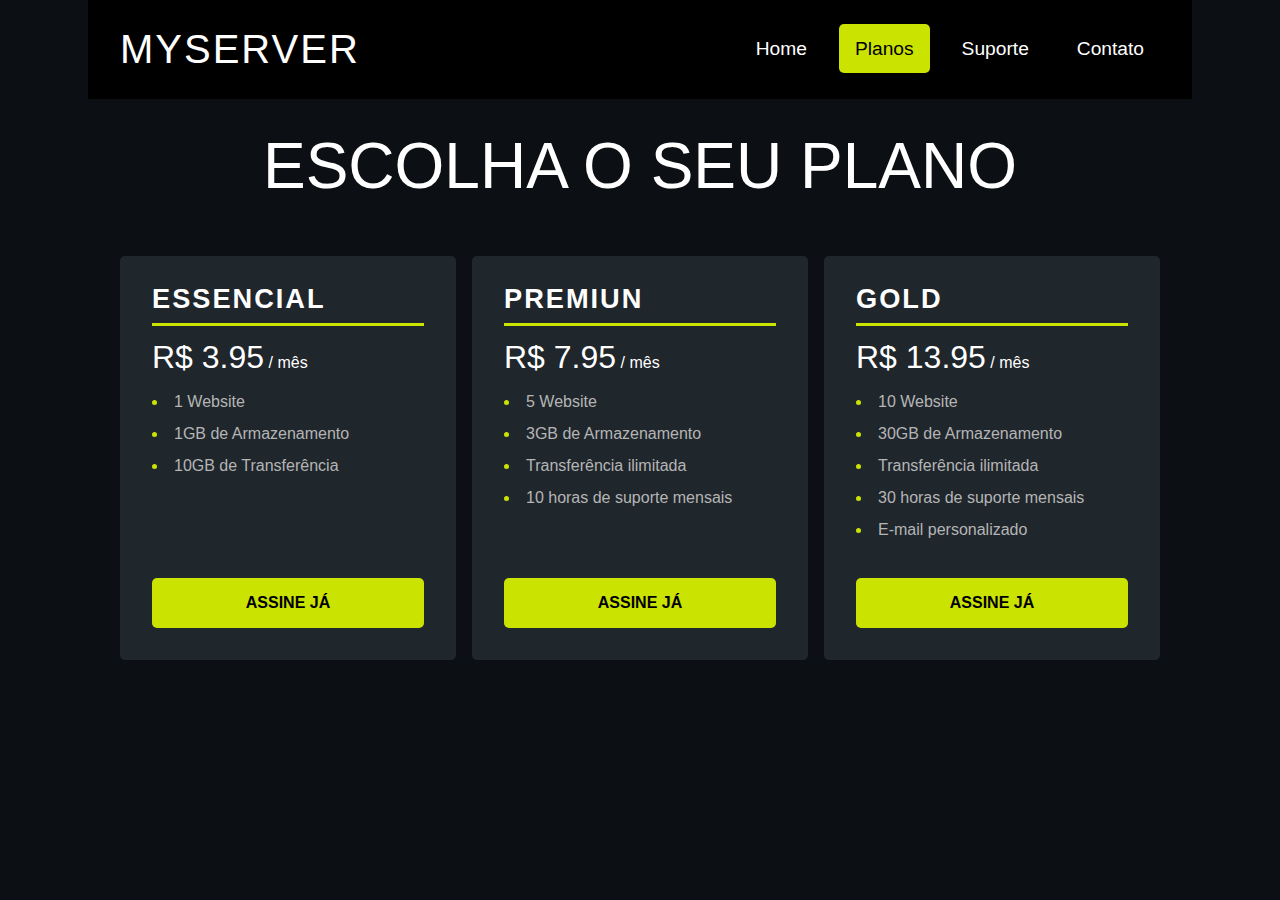
<file: Projeto_03/index_2.html>
<!DOCTYPE html>
<html lang="en">
<head>
    <meta charset="UTF-8">
    <meta name="viewport" content="width=device-width, initial-scale=1.0">
    <link rel="stylesheet" href="style/style_2.css">
    <title>Projeto 03</title>
</head>
<body>
    <header class="hero wapprer">
        <h1 class="hero_title">myserver</h1>
        <nav class="nav_hero">
            <ul class="nav_hero_ul">
                <li><a href="#">Home</a></li>
                <li><a href="#" class="destaque">Planos</a></li>
                <li><a href="#">Suporte</a></li>
                <li><a href="#">Contato</a></li>
            </ul>
        </nav>
    </header>
    <main class="wapprer">
        <section>
            <h2 class="section_title">escolha o seu plano</h2>
            <div class="cards">
                <div class="card">
                    <h3 class="card_title">essencial</h3>
                    <p class="card_price">R$ 3.95</p>
                    <ul class="card_list">
                        <li>1 Website</li>
                        <li>1GB de Armazenamento</li>
                        <li>10GB de Transferência</li>
                    </ul>
                    <a href="#" class="card_btn">assine já</a>
                </div>
                <div class="card">
                    <h3 class="card_title">premiun</h3>
                    <p class="card_price">R$ 7.95</p>
                    <ul class="card_list">
                        <li>5 Website</li>
                        <li>3GB de Armazenamento</li>
                        <li>Transferência ilimitada</li>
                        <li>10 horas de suporte mensais</li>
                    </ul>
                    <a href="#" class="card_btn">assine já</a>
                </div>
                <div class="card">
                    <h3 class="card_title">gold</h3>
                    <p class="card_price">R$ 13.95</p>
                    <ul class="card_list">
                        <li>10 Website</li>
                        <li>30GB de Armazenamento</li>
                        <li>Transferência ilimitada</li>
                        <li>30 horas de suporte mensais</li>
                        <li>E-mail personalizado</li>
                    </ul>
                    <a href="#" class="card_btn">assine já</a>
                </div>
            </div>
        </section>
    </main>
</body>
</html>
</file>
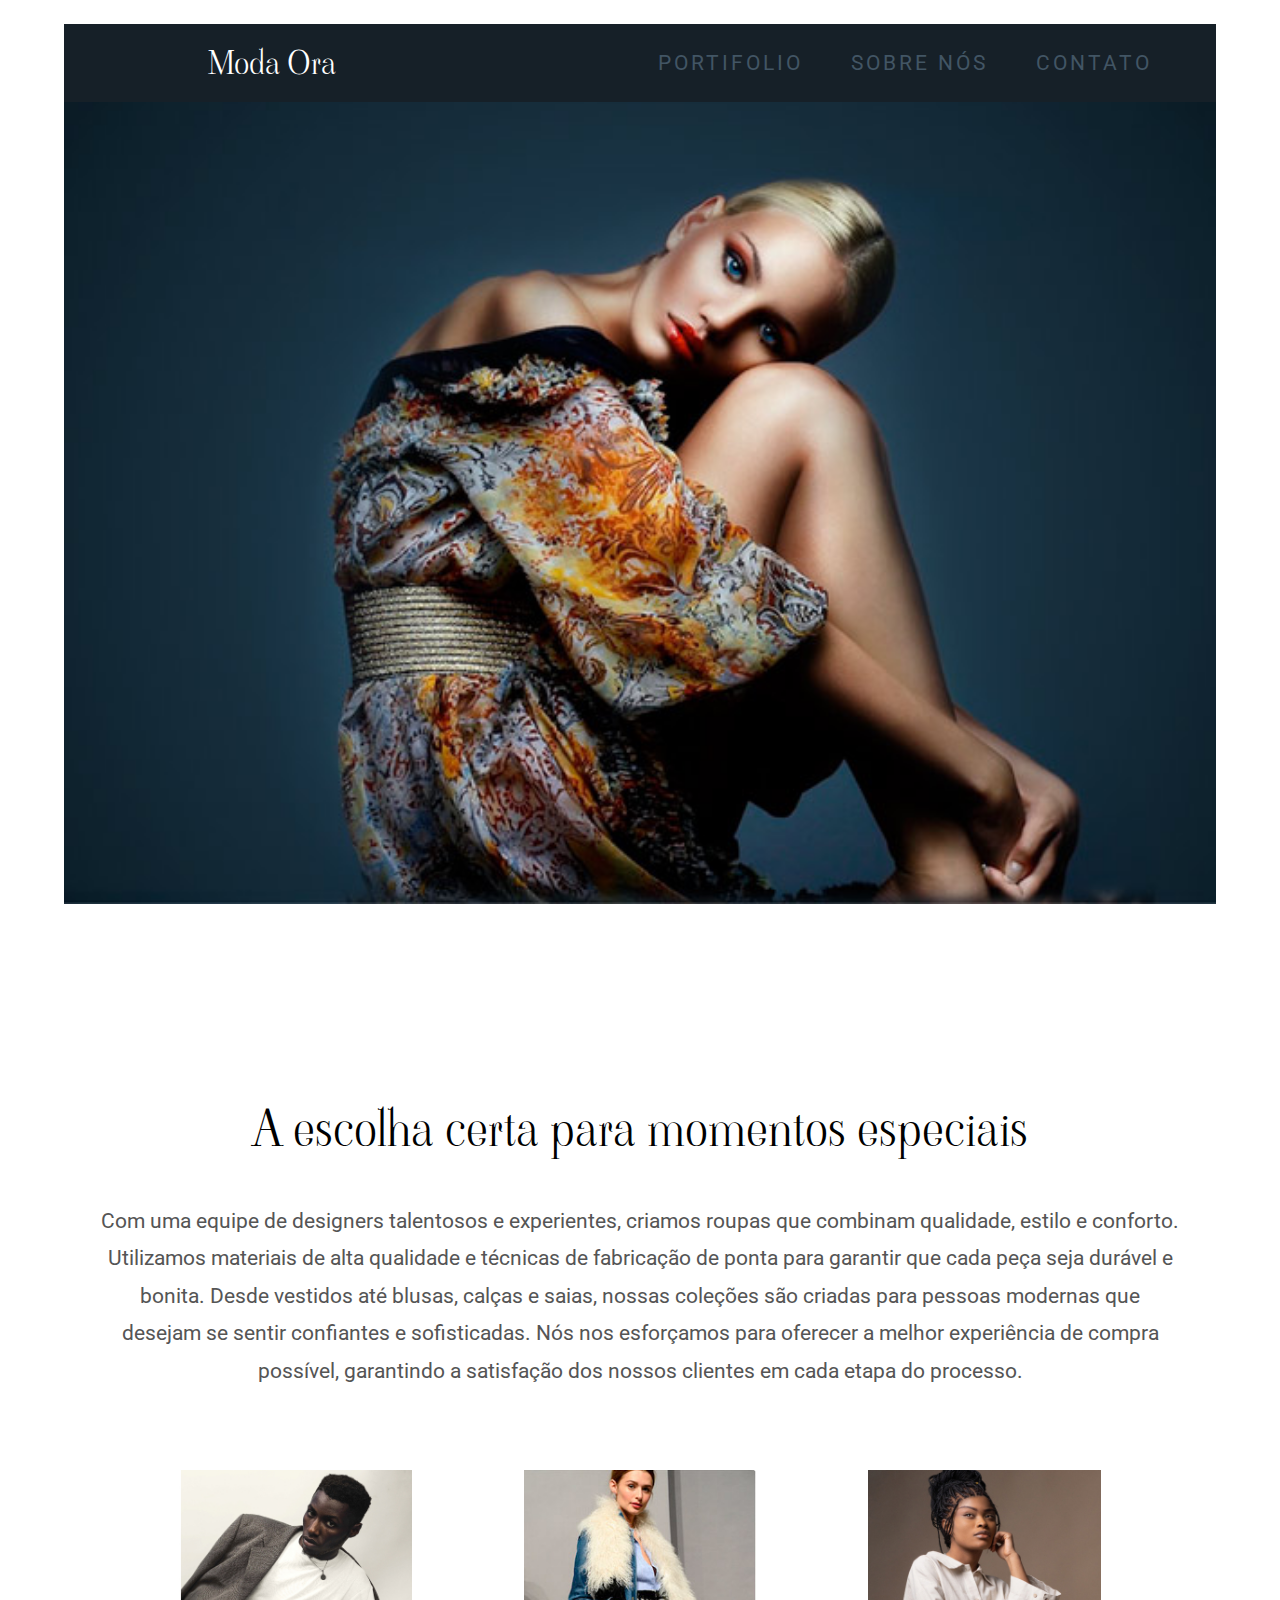
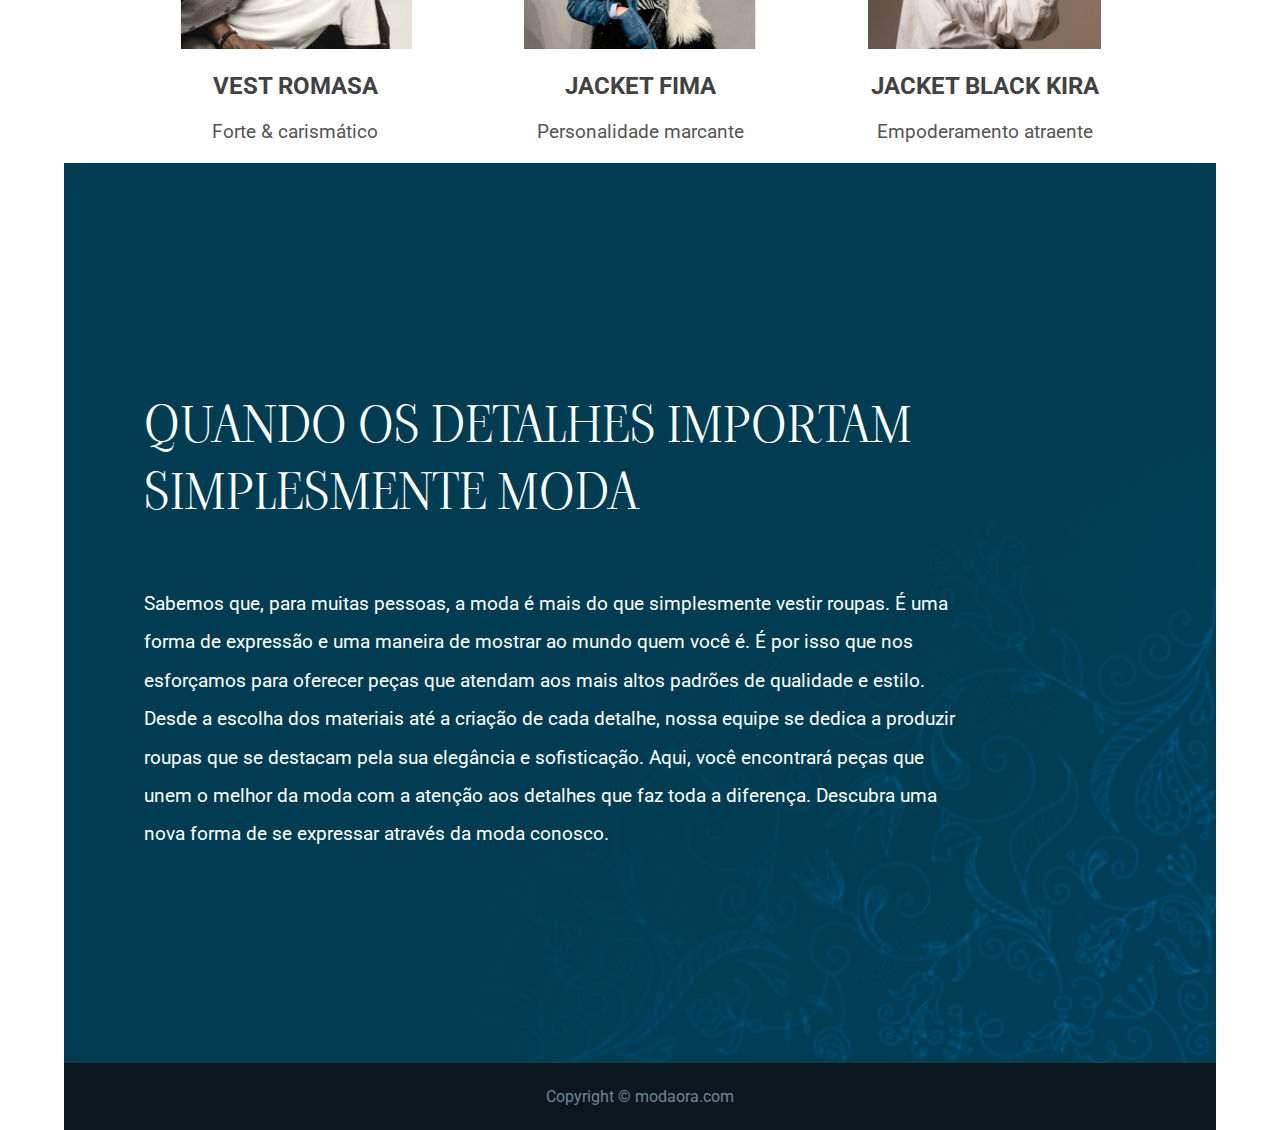
<file: Projeto_04/index_2.html>
<!DOCTYPE html>
<html lang="en">
<head>
    <meta charset="UTF-8">
    <meta name="viewport" content="width=device-width, initial-scale=1.0">
    <link rel="preconnect" href="https://fonts.googleapis.com">
    <link rel="preconnect" href="https://fonts.gstatic.com" crossorigin>
    <link href="https://fonts.googleapis.com/css2?family=Baskervville&family=Roboto:wght@400;700&family=Viaoda+Libre&display=swap" rel="stylesheet">
    <link rel="stylesheet" href="estilo/style_2.css">
    <title>Projeto Moda Ora</title>
</head>
<body>
    <header class="hero wapprer">
        <div class="hero_content">
            <h1 class="hero_title">Moda Ora</h1>
            <nav class="hero_nav">
                <ul class="hero_nav_menu">
                    <li><a href="#">Portifolio</a></li>
                    <li><a href="#">Sobre nós</a></li>
                    <li><a href="#">Contato</a></li>
                </ul>
            </nav>
        </div>
    </header>
    <main>
        <section class="section_1 wapprer">
            <h2 class="section_title_1">A escolha certa para momentos especiais</h2>
            <p class="section_text_1">Com uma equipe de designers talentosos e experientes, criamos roupas que combinam qualidade, estilo e conforto. Utilizamos materiais de alta qualidade e técnicas de fabricação de ponta para garantir que cada peça seja durável e bonita. Desde vestidos até blusas, calças e saias, nossas coleções são criadas para pessoas modernas que desejam se sentir confiantes e sofisticadas. Nós nos esforçamos para oferecer a melhor experiência de compra possível, garantindo a satisfação dos nossos clientes em cada etapa do processo.</p>
            <article class="cards">
                <article class="card">
                    <div class="card_img">
                        <img src="imagens/modelo5.jpg">
                    </div>
                    <h2 class="card_title">vest romasa</h2>
                    <p class="card_text">Forte & carismático</p>
                </article>
                <article class="card">
                    <div class="card_img">
                        <img src="imagens/modelo2.jpg">
                    </div>
                    <h2 class="card_title">jacket fima</h2>
                    <p class="card_text">Personalidade marcante</p>
                </article>
                <article class="card">
                    <div class="card_img">
                        <img src="imagens/modelo4.jpg">
                    </div>
                    <h2 class="card_title">jacket black kira</h2>
                    <p class="card_text">Empoderamento atraente</p>
                </article>
            </article>
        </section>
        <section class="section_2 wapprer">
            <h2 class="section_title_2">quando os detalhes importam simplesmente moda</h2>
            <p class="section_text_2">Sabemos que, para muitas pessoas, a moda é mais do que simplesmente vestir roupas. É uma forma de expressão e uma maneira de mostrar ao mundo quem você é. É por isso que nos esforçamos para oferecer peças que atendam aos mais altos padrões de qualidade e estilo. Desde a escolha dos materiais até a criação de cada detalhe, nossa equipe se dedica a produzir roupas que se destacam pela sua elegância e sofisticação. Aqui, você encontrará peças que unem o melhor da moda com a atenção aos detalhes que faz toda a diferença. Descubra uma nova forma de se expressar através da moda conosco.</p>
        </section>
    </main>
    <footer class="wapprer">
        Copyright &copy; modaora.com
    </footer>
</body>
</html>
</file>
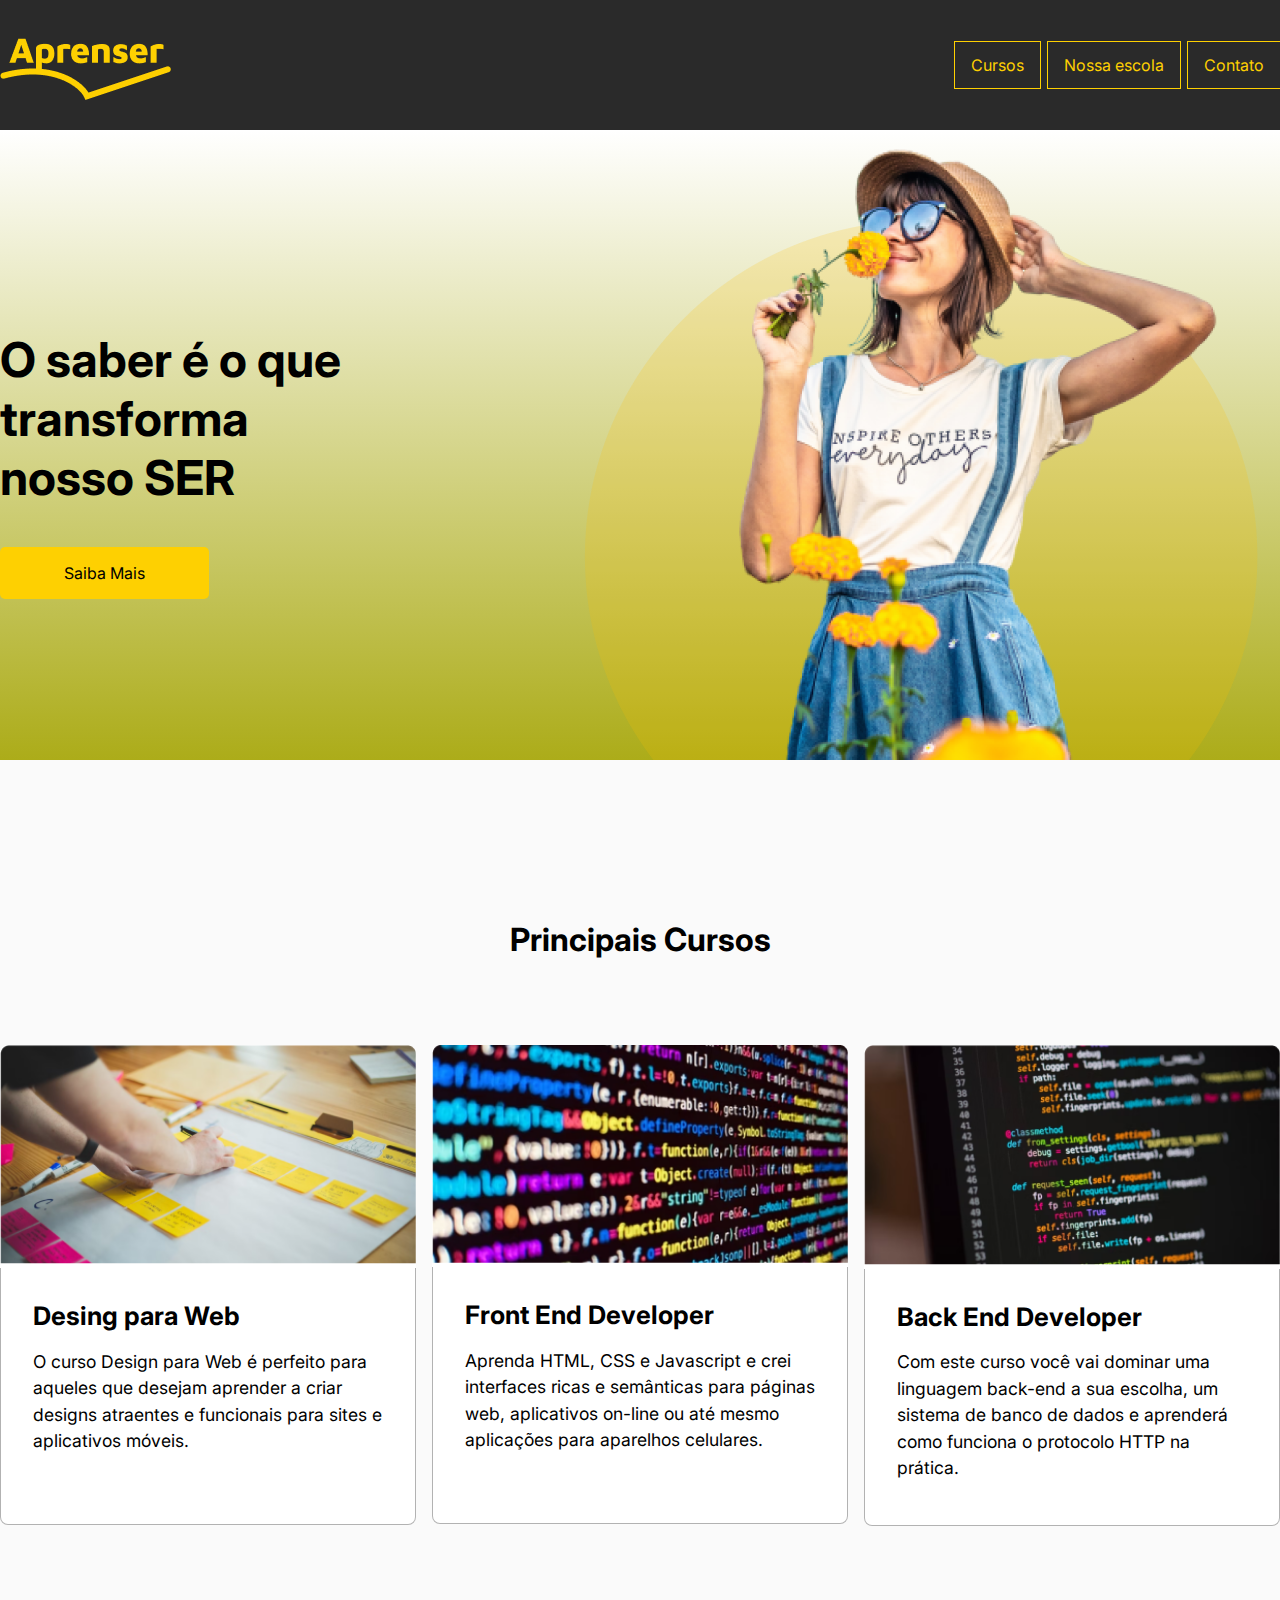
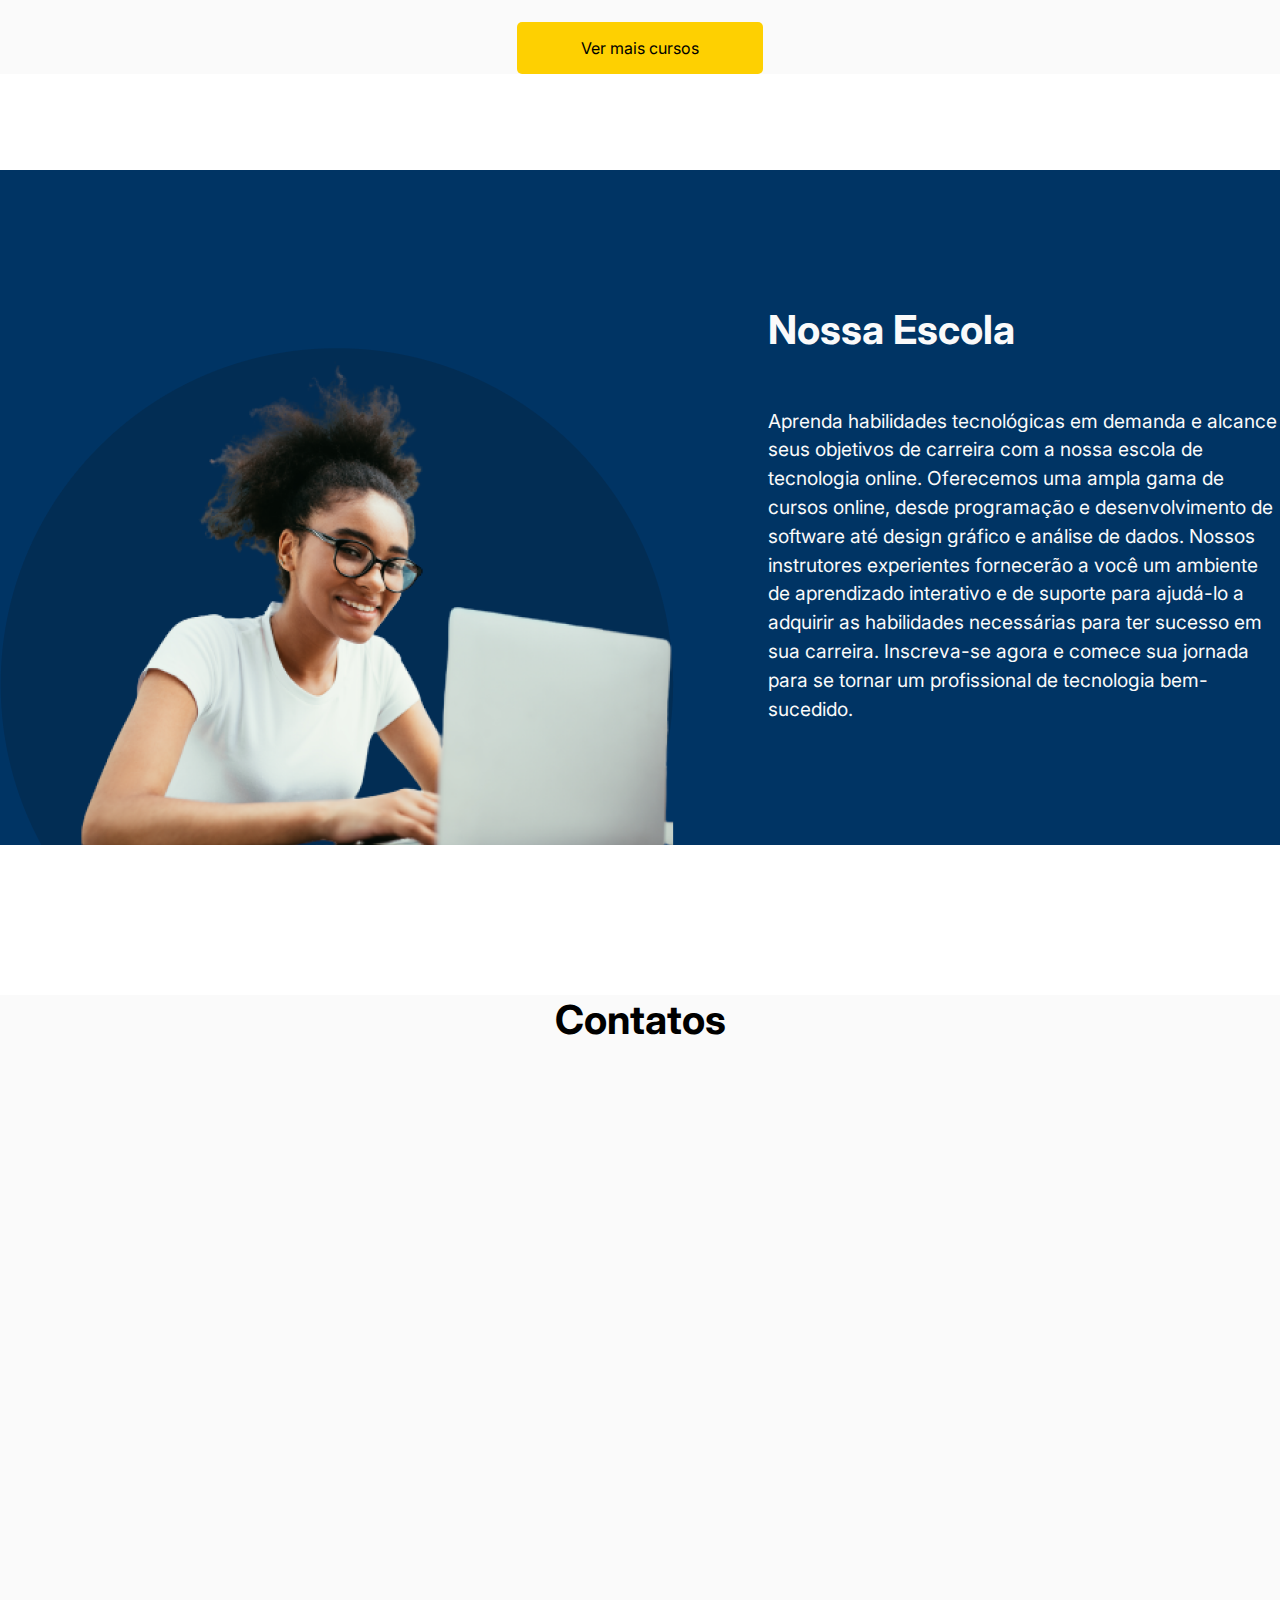
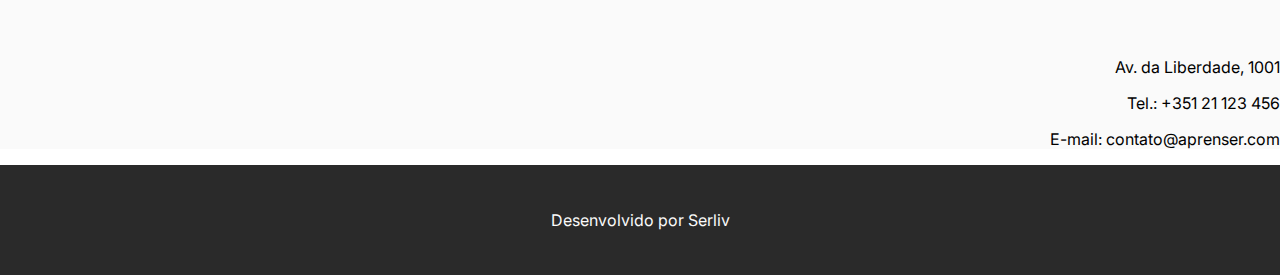
<file: Projeto_05/index_2.html>
<!DOCTYPE html>
<html lang="en">
<head>
    <meta charset="UTF-8">
    <meta name="viewport" content="width=device-width, initial-scale=1.0">
    <link rel="preconnect" href="https://fonts.googleapis.com">
    <link rel="preconnect" href="https://fonts.gstatic.com" crossorigin>
    <link href="https://fonts.googleapis.com/css2?family=Baskervville&family=Inter:wght@400;700&family=Roboto:wght@400;700&family=Viaoda+Libre&display=swap" rel="stylesheet">
    <link rel="stylesheet" href="estilo/style_2.css">
    <title>Projeto Aprenser</title>
</head>
<body>
    <div class="wapprer_dark menu_fixado">
        <header class="hero wapprer">
            <h1 class="hero_title"><img src="imagens/logoAprenser.png"></h1>
            <nav class="hero_nav">
                <ul class="hero_nav_menu">
                    <li><a href="#Cursos">Cursos</a></li>
                    <li><a href="#Nossa_escola">Nossa escola</a></li>
                    <li><a href="#Contato">Contato</a></li>
                </ul>
            </nav>
        </header>
    </div>
    <main>
        <div class="wapprer_yellow">
            <section class="hero_img wapprer">
                <h2 class="hero_img_title">O saber é o que transforma nosso <span>ser</span></h2>
                <a href="#" class="btn btn_hero_img">Saiba Mais</a>
            </section>
        </div>
        <div class="wapprer_light">
            <section id="Cursos" class="wapprer">
                <h2 class="cursos_title">Principais Cursos</h2>
                <div class="cards">
                    <article class="card">
                        <div class="card_img"><img src="imagens/curso-design.png"></div>
                        <div class="card_text_container">
                            <h3 class="card_title">Desing para Web</h3>
                            <p class="card_text">O curso Design para Web é perfeito para aqueles que desejam aprender a criar designs atraentes e funcionais para sites e aplicativos móveis.</p>
                        </div>
                    </article>
                    <article class="card">
                        <div class="card_img"><img src="imagens/curso-design-1.png"></div>
                        <div class="card_text_container">
                            <h3 class="card_title">Front End Developer</h3>
                            <p class="card_text">Aprenda HTML, CSS e Javascript e crei interfaces ricas e semânticas para páginas web, aplicativos on-line ou até mesmo aplicações para aparelhos celulares.</p>
                        </div>
                    </article>
                    <article class="card">
                        <div class="card_img"><img src="imagens/curso-design-2.png"></div>
                        <div class="card_text_container">
                            <h3 class="card_title">Back End Developer</h3>
                            <p class="card_text">Com este curso você vai dominar uma linguagem back-end a sua escolha, um sistema de banco de dados e aprenderá como funciona o protocolo HTTP na prática.</p>
                        </div>
                    </article>
                </div>
                <a href="#" class="btn btn_cursos">Ver mais cursos</a>
            </section>
        </div>
        <div class="wapprer_blue">
            <section id="Nossa_escola" class="wapprer">
                <h2 class="nossa_escola_title">Nossa Escola</h2>
                <p class="nossa_escola_text">Aprenda habilidades tecnológicas em demanda e alcance seus objetivos de carreira com a nossa escola de tecnologia online. Oferecemos uma ampla gama de cursos online, desde programação e desenvolvimento de software até design gráfico e análise de dados. Nossos instrutores experientes fornecerão a você um ambiente de aprendizado interativo e de suporte para ajudá-lo a adquirir as habilidades necessárias para ter sucesso em sua carreira. Inscreva-se agora e comece sua jornada para se tornar um profissional de tecnologia bem-sucedido.</p>
            </section>
        </div>
        <div class="wapprer_light">
            <section id="Contato" class="wapprer">
                <h2 class="contato_title">Contatos</h2>
                <iframe src="https://www.google.com/maps/embed?pb=!4v1698261471932!6m8!1m7!1sCAoSLEFGMVFpcFA4OWFHbG5kQlpyWlU0MzlHd2tjdTFTa1JFYzJlRmxXY2JCUmJW!2m2!1d37.5972086571511!2d127.0976315438747!3f234.82873797580703!4f-0.21522023165593396!5f0.7820865974627469" style="border:0;" allowfullscreen="" loading="lazy" referrerpolicy="no-referrer-when-downgrade"></iframe>
                <address>
                    <p class="address_text">Av. da Liberdade, 1001</p>
                    <p class="address_text">Tel.: +351 21 123 456</p>
                    <p class="address_text">E-mail: contato@aprenser.com</p>
                </address>
            </section>
        </div>
    </main>
    <div class="wapprer_dark">
        <footer class="wapprer p_footer">Desenvolvido por Serliv</footer>
    </div>
</body>
</html>
</file>
<file: Projeto_01/style/style.css>
html{
    font-size: 62.5%;
}
body{
    font-size: 1.6rem;
    margin: 0;
    min-height: 100vh;
    font-family: Arial, Helvetica, sans-serif;
    background-color: #ccc;
}
.hero{
    padding-top: 1px;
    background-image: url(../imagens/bg-3.jpg);
    background-repeat: no-repeat;
    background-position: center;
    background-size: cover;
    height: 750px;
}
.hero_nav_menu{
    display: flex;
    justify-content: flex-end;
    list-style-type: none;
    gap: 1em;
    margin: 3em 3em 0 0;
}
.hero_nav_menu_btn{
    color: white;
    padding: 2rem;
    background-color: rgb(0 0 0 / .5);
    border: 1px solid;
    text-transform: uppercase;
    letter-spacing: 2px;
    text-decoration: none;
    font-size: .9em;
}
.hero_nav_menu_btn:hover, .hero_nav_menu_btn:focus {
    background-color: rgb(0 0 0 / .7);
}
.hero_content{
    margin-top: 12em;
    text-align: center;
    color: white;
}
.hero_content_title{
    text-transform: uppercase;
    font-size: 5em;
    text-shadow: 2px 2px 2px rgb(0 0 0 / .8);
    margin-bottom: 2.5rem;
}
.hero_content_text{
    background-color: rgb(0 0 0 / .7);
    width: fit-content;
    margin: 0 auto;
    padding: 1em;
    border-bottom: 2px solid;
    font-size: 1.5em;
}

.main_content{
    background-color: white;
    width: 70%;
    margin: 2em auto;
    padding: 1em;
}
.main_content_title{
    background-color: #eee;
    text-transform: uppercase;
    padding: 1em;
    margin-top: 0;
    border-bottom: 3px solid #ccc;
}
.main_content_text{
    font-size: 1.2em;
}
.btn{
    display: block;
    width: fit-content;
    background-color: #cdc7c3;
    padding: 1em;
    border-radius: 8px;
    margin-left: auto;
    text-decoration: none;
}

.p_footer{
    background-color: #6b6c68;
    padding: 5rem 0;
    text-align: center;
    color: white;
    font-size: 1.4em;
    text-shadow: 2px 2px 0px rgb(0 0 0 / .9); 
}
</file>
<file: Projeto_02/style/style.css>
html{
    font-size: 62.5%;
}
body{
    margin: 0;
    min-height: 100vh;
    background-color: aqua;
    font-size: 1.6rem;
    display: flex;
    align-items: center;
    justify-content: center;
    font-family: 'Lucida Sans', 'Lucida Sans Regular', 'Lucida Grande', 'Lucida Sans Unicode', Geneva, Verdana, sans-serif;
}
.main_title{
    color: #385555;
    text-align: center;
}
.main_content{
    background-color: white;
    width: 500px;
    height: 350px;
    border-radius: 8px;
    overflow-y: scroll;
    box-shadow: 2px 2px 0px rgb(0 0 0 / .2); 
}
.card{
    display: flex;
    align-items: center;
    justify-content: space-between;
    padding: 1em;
    gap: 1em;
    border-bottom: 1px solid #e0dede;
}
.card_img{
    width: 80px;
    height: 80px;
}
.card_img img{
    width: 100%;
    border-radius: 50%;
}
.card_content{
    flex-grow: 1;
}
.name{
    color: #385555;
    font-size: 1.1em;
    margin-top: 0;
    margin-bottom: 0;
}
.email{
    margin-top: .8em;
    color: #aaa; 
}
.card_actions{
    display: flex;
    gap: 1em;
}
.actions_img{
    opacity: 0;
}
.card:hover{
    background-color: #e0dede;
}
.card:hover .actions_img{
    opacity: .4;
}
</file>
<file: Projeto_02/style/style_alternativo.css>
html{
    font-size: 62.5%;
}
body{
    margin: 0;
    min-height: 100vh;
    background-color: aqua;
    font-size: 1.6rem;
    display: flex;
    align-items: center;
    justify-content: center;
    font-family: 'Lucida Sans', 'Lucida Sans Regular', 'Lucida Grande', 'Lucida Sans Unicode', Geneva, Verdana, sans-serif;
    margin-bottom: 100vh;
}
.main_title{
    text-align: center;
    color: #385555;
}
.main_content{
    display: flex;
    flex-wrap: wrap;
    gap: 1em;
    width: 900px;
}
.card{
    flex-basis: calc(33% - 1em);
    flex-grow: 1;
    background-color: white;
    display: flex;
    flex-direction: column;
    align-items: center;
    padding-top: 9em;
    background-image: url(../imagens/thumb02.jpg);
    background-repeat: no-repeat;
    background-size: contain;
    border-radius: 5px;
    box-shadow: 2px 2px 0 rgb(0 0 0 /.2); 
}
.card_img{
    width: 80px;
    height: 80px;
}
.card_img img{
    width: 100%;
    border-radius: 50%;
}
.card_content{
    text-align: center;
    flex-grow: 1;
}
.name{
    color: #385555;
    font-size: 1.5em; 
    margin-bottom: 0;
    margin-top: 0;
}
.email{
    margin-bottom: 1em;
}
.card_actions{
    
    background-color: #e5e5e5;
    width: 100%;
    display: flex;
    align-items: center;
    justify-content: space-evenly;
    padding: 1.3em 0;
}
</file>
<file: Projeto_03/style/style.css>
:root{
    --margin: 1em;
    --primary-color: #cbe300;
}
html{
    font-size: 62.5%;
}
body{
    font-size: 1.6rem;
    font-family: 'Gill Sans', 'Gill Sans MT', Calibri, 'Trebuchet MS', sans-serif;
    color: white;
    background-color: #0c1014;
    margin: 0;
    min-height: 100vh
}
.wapprer{
    width: 60%;
    margin-left: auto;
    margin-right: auto;
}
.hero{
    background-color: #000;
    padding-top: 1px;
    display: flex;
    align-items: center;
    justify-content: space-between;
    height: 80px;
}
.hero_title{
    text-transform: uppercase;
    letter-spacing: 2px;
    font-weight: 300;
    font-size: 2.5em;
    margin-left: var(--margin);
}
.hero_nav_menu{
    display: flex;
    gap: .5em;
    list-style-type: none;
    margin-right: var(--margin);
}
.hero_nav_menu a{
    text-decoration: none;
    color: inherit;
    font-size: 1.2em;
    padding: 1.5rem 2rem;
    border-radius: 5px;
}
.hero_nav_menu .destaque{
    background-color: var(--primary-color);
    color: #000;
    pointer-events: none;
}

.main_title{
    text-transform: uppercase;
    font-size: 4em;
    font-weight: 300;
    text-align: center;
}
.cards{
    display: flex;
    align-items: center;
    justify-content: space-between;
    gap: 1em;
}
.card{
    flex-basis: calc(33% - 1em);
    flex-grow: 1;
    background-color: #1f262c;
    height: 450px;
    max-height: 450px;
    border-radius: 5px;
    display: flex;
    flex-direction: column;
    padding: 1em 2em;
    box-sizing: border-box;
}
.card_title{
    text-transform: uppercase;
    font-size: 1.6em;
    letter-spacing: 2px;
    border-bottom: 2px solid var(--primary-color);
    padding-bottom: .5em;
    margin-bottom: 2rem;
}
.card_price{
    font-size: 2em;
    margin-top: 0;
    margin-bottom: 0;
}
.card_price::after{
    content: " / mês";
    font-size: 1.6rem;
}
.card_menu{
    flex-grow: 1;
    margin: 1em 0 0 0;
    padding: 0;
    list-style-position: inside;
}
.card_menu p{
    display: inline;
    line-height: 2;
    font-size: 1.1em;
    color: #b5b5b5;
}
.card_menu li::marker{
    color: var(--primary-color);
}
.card_btn{
    display: block;
    padding: 1.2em;
    background-color: var(--primary-color);
    color: #000;
    text-transform: uppercase;
    text-decoration: none;
    border-radius: 7px;
    font-weight: 800;
    text-align: center;
    margin-bottom: 1em;
}
.card_btn:hover{
    background-color: #1f262c;
    outline: 2px solid var(--primary-color);
    color: white;
}
</file>
<file: Projeto_04/estilo/syle.css>
:root{
    --margin: 15rem;
}
html{
    font-size: 62.5%;
}
body{
    font-size: 1.6rem;
    font-family: 'Roboto', sans-serif;
    width: 90%;
    margin: 0 auto;
}
h1,h2,h3,h4,h5,h6{
    font-family: 'Viaoda Libre', cursive;
    font-weight: 300;
}
.title{
    font-size: 3.1em;
}
.hero{
    background-image: url(../imagens/topo.jpg);
    background-repeat: no-repeat;
    background-size: cover;
    height: 95vh;
}
.hero_content{
    margin-top: 1em;
    display: flex;
    justify-content: space-between;
    align-items: center;
    background-color: #162028;
}
.hero_title{
    color: white;
    margin-left: var(--margin);
    margin: 1rem 0 1rem var(--margin);
    font-size: 2.5em;
}
.hero_nav_menu{
    margin-right: calc(var(--margin) / 2.5);
    list-style-type: none;
    display: flex;
    gap: 3em;
}
.hero_nav_menu a{
    text-decoration: none;
    color: #425564;
    text-transform: uppercase;
    letter-spacing: 2px;
    font-size: 1.3em;
}
.hero_nav_menu a:hover, .hero_nav_menu a:focus{
    color: #7b9fbb;
}
.section_1{
    width: 80%;
    margin: 0 auto;
}
.section_1_title{
    text-align: center;
    margin-top: 13rem;
}
.section_1_text{
    color: #555;
    margin: 0 auto;
    text-align: center;
    width: 90ch; 
    font-size: 2rem;
    line-height: 2;
    margin-bottom: 8rem;
}
.cards{
    display: flex;
    align-items: center;
    justify-content: space-between;
    gap: 8em;
    text-align: center;
    margin-bottom: 4em;
}
.card{
    flex: 1 0 0;
}
.card img{
    width: 100%;
}
.card_title{
    font-family: 'Roboto', sans-serif;
    font-weight: 800;
    letter-spacing: 2px;
    font-size: 1.2em;
    text-transform: uppercase;
    color: #424242;
}
.card_content{
    color: #555;
    font-size: 1.2em;
}
.section_2{
    background-color: #003d52;
    height: 100vh;
    color: white;
    display: flex;
    flex-direction: column;
    justify-content: center;
    background-image: url(../imagens/bg_detalhe.png);
    background-position: bottom right;
    background-repeat: no-repeat;
    background-size: 80rem;
}
.section_2_title, .section_2_content{
    width: 50%;
    margin-left: calc(var(--margin) / 1.5);
}
.section_2_title{
    text-transform: uppercase;
}
.section_2_content{
    font-size: 1.2em;
    line-height: 2;
}
.p_footer{
    background-color: #0b171f;
    color: #6f8597;
    font-size: 1.8rem;
    padding: 1.2em;
    text-align: center;
}
</file>
<file: Projeto_05/estilo/style.css>
:root{
    --primary-color: #FED001;
}
html{
    font-size: 62.5%;
}
body{
    font-size: 1.6rem;
    margin: 0;
    min-height: 100vh;
    font-family: 'Inter', sans-serif;
}
.wapprer{
    width: 81.25em;
    margin: auto;
}
.wapprer_dark{
    background-color: #2a2a2a;
}
.wapprer_yellow{
    background-image: linear-gradient(transparent, rgb(250, 212, 42));
}
.wapprer_light{
    background-color: #fafafa;
}
.wapprer_blue{
    background-color: #003464;
}
.upper{
    text-transform: uppercase;
}
.btn{
    background-color: var(--primary-color);
    text-decoration: none;
    color: #000;
    padding: 1em 2.2em;
    width: fit-content;
    border-radius: 5px;
    font-size: 1.2em;
    display: block;
}
.hero{
    padding-top: 1px;
    display: flex;
    align-items: center;
    justify-content: space-between;
    
}
.menu_flutuante{
    position: sticky;
    top: 0;
    left: 0;
    z-index: 2;
}
.hero_title{
    margin: 1.2rem 0 .4em 0;
}
.hero_nav_ul{
    list-style-type: none;
    display: flex;
    gap: .4em;
}
.hero_nav_ul a{
    color: var(--primary-color);
    text-decoration: none;
    padding: .8em 1.2em;
    border: 1px solid var(--primary-color);
}
.hero_nav_ul a:hover{
    background-color: #000;
}
.section_hero{
    height: 40em;
    display: flex;
    flex-direction: column;
    justify-content: center;
    background-image: url(../imagens/HeroImage.png);
    background-repeat: no-repeat;
    background-position: right bottom;
}
.section_hero_title{
    font-size: 2.8em;
    width: 11ch;
}
.btn_section_hero{
    margin-top: 1em; 
}
.section_1{
    padding-top: 8.5em;
}
.section_1_title{
    text-align: center;
    font-size: 2.5em;
}
.cards{
    display: flex;
    align-items: center;
    justify-content: space-between;
    gap: 1em;
}
.card{
    flex: 1 0 0 ;
    height: 25em;
    max-height: 25em;
    border-radius: 10px;
    display: flex;
    flex-direction: column;
}
.card img{
    width: 100%;
    transform: scale(1.001); 
    height: 13.75em;
}
.card_wapprer{
    flex-grow: 1;
    border: 1px solid rgb(0 0 0 / .3);
    border-top: none;
    border-radius: 0px 0px 10px 10px;
    padding: 1rem;
}
.card_title{
    font-size: 1.5em;
}
.card_content{
    font-size: 1.1em;
    line-height: 1.5;
}
.btn_section_1{
    margin: 6em auto 4em;
}
.section_2{
    height: 700px;
    color: #fafafa;
    display: flex;
    flex-direction: column;
    justify-content: center;
    background-image: url(../imagens/nossa-escola.png);
    background-repeat: no-repeat;
    background-position: left bottom;
}
.section_2_title, .section_2_content{
    margin-left: 55%;
    width: 60ch;
}
.section_2_title{
    font-size: 2em; 
}
.section_2_content{
    line-height: 1.5;
    font-size: 1.1em;
}
.section_3_title{
    text-align: center;
    font-size: 2.5em;
    margin-top: 4em;
}
iframe{
    width: 100%;
    height: 37em;
    margin-bottom: 2em;
}
address{
    text-align: right;
    margin-bottom: 2em;
}
address p{
    font-style: normal;
    margin-bottom: .5em;
    margin-top: .5em;
}
.p_footer{
    text-align: center;
    color: #fafafa;
    padding: 4em;
}
</file>
<file: Projeto_01/style/stye_2.css>
html{
    font-size: 62.5%;
}
body{
    font-size: 1.6rem;
    margin: 0;
    min-height: 100vh;
    font-family: Arial, Helvetica, sans-serif;
    background-color: #ccc;
}
.hero{
    padding-top: 1px;
    background-image: url(../imagens/bg-3.jpg);
    background-repeat: no-repeat;
    background-position: center;
    height: 44em;
}
.hero_nav_menu{
    list-style-type: none;
    display: flex;
    justify-content: flex-end;
    gap: 1em;
    margin-right: 4em;
    margin-top: 4em;
}
.hero_nav_menu a{
    text-decoration: none;
    color: #fff;
    text-transform: uppercase;
    font-size: 1.1em;
    letter-spacing: 2px;
    background-color: rgb(0 0 0 / .4);
    padding: .8em;
    border: 1px solid;
}
.hero_nav_menu a:hover, .hero_nav_menu a:focus{
    background-color: rgb(0 0 0 / .7);
}
.hero_content{
    display: flex;
    flex-direction: column;
    align-items: center;
    margin-top: 7em;
    color: #fff;
}
.hero_content_title{
    text-transform: uppercase;
    font-size: 5em;
    margin-bottom: 0;
    text-shadow: 1px 1px 5px black;
}
.hero_content_text{
    background-color: rgb(0 0 0 / .7);
    font-size: 1.5em;
    padding: 2rem;
    border-bottom: 3px solid;
}
section{
    width: 80em;
    margin: auto;
}
.card{
    margin: 2em 0;
    background-color: white;
    padding: 1em;
    box-shadow: 0 0 1px rgb(0 0 0 / .4); 
}
.card_title{
    margin-top: 0;
    font-size: 1.6em;
    background-color: #eee;
    border-bottom: 2px solid #ccc;
    padding: 1.6rem;
    text-transform: uppercase;
}
.card_text{
    line-height: 1.5;
}
.card_btn{
    text-decoration: none;
    background-color: #ccc;
    padding: .8em;
    border-radius: 10px;
    display: block;
    width: fit-content;
    margin-left: auto;
}
footer{
    background-color: #6b6c68;
    text-align: center;
    color: white;
    padding: 2.5em;
    letter-spacing: 2px;
    text-shadow: 0 0 5px rgb(0 0 0 / .7); 
}
</file>
<file: Projeto_02/style/style_2.css>
html{
    font-size: 62.5%;
}
body{
    font-size: 1.6rem;
    margin: 0;
    min-height: 100vh;
    display: flex;
    flex-direction: column;
    align-items: center;
    justify-content: center;
    font-family: 'Lucida Sans', 'Lucida Sans Regular', 'Lucida Grande', 'Lucida Sans Unicode', Geneva, Verdana, sans-serif;
    background-color: aqua;
}
.title{
    color: #385555;
}
.cards_container{
    background-color: white;
    width: 32em;
    height: 28em;
    overflow-y: scroll;
    box-shadow: 0 0 3px rgb(0 0 0 / .3); 
    border-radius: 5px;
}
.card{
    display: flex;
    align-items: center;
    justify-content: space-between;
    padding: 1em;
    gap: 1em;
}
.card:hover{
    background-color: rgba(158, 158, 158, 0.247);
}
.card_img{
    width: 80px;
}
.card_img img{
    width: 100%;
    border-radius: 50%;
}
.card_text{
    flex-grow: 1;
}
.card_title{
    margin-top: 0;
    margin-bottom: 0;
    font-size: 1em;
    color: #385555;
    letter-spacing: 1px; 
}
.card_mail{
    margin-top: .6em;
    color: #aaa;
}
.div_actions{
    display: flex;
    gap: 1em;
}
.div_actions a{
    opacity: 0;
}
.card:hover .div_actions a{
    opacity: .3;
}
</file>
<file: Projeto_02/style/style_alternativo_2.css>
html{
    font-size: 62.5%;
}
body{
    font-size: 1.6rem;
    margin: 0;
    min-height: 100vh;
    display: flex;
    flex-direction: column;
    align-items: center;
    justify-content: center;
    font-family: 'Lucida Sans', 'Lucida Sans Regular', 'Lucida Grande', 'Lucida Sans Unicode', Geneva, Verdana, sans-serif;
    background-color: aqua;
}
.title{
    color: #385555;
}
.cards_container{
   width: 60em;
   height: 45em;
   display: flex;
   flex-wrap: wrap;
   gap: 1em;
}
.card{
    flex: 1 0 calc(33% - 1em);
    display: flex;
    flex-direction: column;
    align-items: center;
    background-color: white;
    box-shadow: 0 0 3px rgb(0 0 0 / .5);
    border-radius: 5px;
    background-image: url(../imagens/thumb02.jpg);
    background-repeat: no-repeat;
    background-size: contain;
    justify-content: flex-end;
    text-align: center;
    box-sizing: border-box;
}
.card_img{
    width: 80px;
}
.card_img img{
    width: 100%;
    border-radius: 50%;
}
.card_title{
    margin-top: .0em;
    color: #385555;
    letter-spacing: 1px; 
    font-weight: 300;
}
.div_actions{
    background-color: #e5e5e5;
    width: 100%;
    padding: 1em 0;
    display: flex;
    justify-content: space-evenly;
}
</file>
<file: Projeto_03/style/style_2.css>
:root{
    --Primary-color: #cbe300;
}
html{
    font-size: 62.5%;
}
body{
    font-size: 1.6rem;
    margin: 0;
    min-height: 100vh;
    font-family: 'Gill Sans', 'Gill Sans MT', Calibri, 'Trebuchet MS', sans-serif;
    background-color: #0c1014;
    color: white;
}
.wapprer{
    width: 65em;
    margin: auto;
}
.hero{
    display: flex;
    align-items: center;
    justify-content: space-between;
    background-color: #000;
    padding: 0em 2em;
}
.hero_title{
    text-transform: uppercase;
    font-weight: 300;
    letter-spacing: 2px;
    font-size: 2.5em;
}
.nav_hero_ul{
    list-style-type: none;
    display: flex;
    gap: 1em;
}
.nav_hero_ul a{
    font-size: 1.2em;
    color: inherit;
    text-decoration: none;
    padding: 1.4rem 1.6rem;
    border-radius: 5px;
}
.nav_hero_ul a:hover, .nav_hero_ul a:focus{
    text-decoration: underline;
}
.nav_hero_ul .destaque{
    color: #000;
    background-color: var(--Primary-color);
    pointer-events: none;
}
.section_title{
    text-align: center;
    text-transform: uppercase;
    font-size: 4em;
    font-weight: 300;
    margin-top: 3rem;
}
.cards{
    display: flex;
    gap: 1em;
}
.card{
    flex: 1 0 0;
    background-color: #1f262c;
    display: flex;
    flex-direction: column;
    padding: 0em 2em;
    border-radius: 5px;
}
.card_title{
    text-transform: uppercase;
    font-size: 1.7em;
    letter-spacing: 2px;
    border-bottom: 3px solid var(--Primary-color);
    padding-bottom: .8rem;
    margin-bottom: 0;
}
.card_price{
    font-size: 2em;
    margin-top: 1.3rem;
    margin-bottom: 1rem;
}
.card_price::after{
    content: " / mês";
    font-size: .5em;
}
.card_list{
    margin: 0;
    padding: 0;
    list-style-position: inside;
    flex: 1;
}
.card_list li{
    color: #b5b5b5;
    line-height: 2;
}
.card_list li::marker{
    color: var(--Primary-color);
}
.card_btn{
    display: block;
    text-decoration: none;
    background-color: var(--Primary-color);
    color: #000;
    text-align: center;
    padding: 1em;
    border-radius: 5px;
    margin-bottom: 2em;
    margin-top: 2em;
    font-weight: 800;
    text-transform: uppercase;
}
.card_btn:hover{
    background-color: #1f262c;
    color: #fff;
    outline: 2px solid var(--Primary-color);
}
</file>
<file: Projeto_04/estilo/style_2.css>
html{
    font-size: 62.5%;
}
body{
    font-size: 1.6rem;
    margin: 0;
    min-height: 100vh;
    font-family: 'Roboto', sans-serif;
}
h1,h2,h3,h4,h5,h6{
    font-family: 'Viaoda Libre', serif;
}
.wapprer{
    width: 90%;
    margin: auto;
}
.hero{
    background-image: url(../imagens/topo.jpg);
    background-repeat: no-repeat;
    background-size: cover;
    height: 55em;
    margin-top: 1.5em;
}
.hero_content{
    background-color: #162028;
    display: flex;
    justify-content: space-between;
    align-items: center;
}
.hero_title{
    padding-left: 4em;
    margin: .5em;
    color: white;
    font-weight: 400;
}
.hero_nav_menu{
    display: flex;
    gap: 3em;
    padding-right: 4em;
    list-style: none;
}
.hero_nav_menu a{
    text-decoration: none;
    color: #425564;
    text-transform: uppercase;
    letter-spacing: 3px;
    font-size: 1.3em;
}
.hero_nav_menu a:hover{
    color: #8eb6d4;
}
.section_title_1{
    text-align: center;
    font-size: 3em;
    font-weight: 300;
    margin-top: 4em;
}
.section_text_1{
    color: #555;
    text-align: center;
    font-size: 1.3em;
    line-height: 1.8;
    width: 90ch;
    margin: auto;
}
.cards{
    display: flex;
    width: 80%;
    margin: auto;
    justify-content: space-between;
    gap: 7em;
    margin-top: 5em;
}
.card{
    flex: 1 0 0;
}
.card_img img{
    width: 100%;
}
.card_title{
    font-family: 'Roboto', sans-serif;
    text-transform: uppercase;
    text-align: center;
    color: #424242
}
.card_text{
    text-align: center;
    color: #555;
    font-size: 1.2em;
}
.section_2{
    background-color: #003d52;
    height: 100vh;
    background-image: url(../imagens/bg_detalhe.png);
    background-repeat: no-repeat;
    background-position: right bottom;
    background-size: 50em;
    display: flex;
    flex-direction: column;
    justify-content: center;
    padding-left: 5em;
    color: #fff;
    box-sizing: border-box;
}
.section_title_2{
    text-transform: uppercase;
    font-size: 3em;
    font-weight: 300;
    width: 30ch;
}
.section_text_2{
    line-height: 2;
    font-size: 1.2em;
    width: 75ch;
}
footer{
    text-align: center;
    background-color: #0b171f;
    color: #6f8597;
    width: 100%;
    padding: 1.5em 0;
}
</file>
<file: Projeto_05/estilo/style_2.css>
:root{
    --primary-color: #FED001;
}
html{
    font-size: 62.5%;
}
body{
    font-size: 1.6rem;
    margin: 0;
    min-height: 100vh;
    font-family: 'Inter', sans-serif;
}
.btn{
    display: block;
    background-color: var(--primary-color);
    padding: 1em 4em;
    border-radius: 5px;
    text-decoration: none;
    color: #000;
    width: fit-content;
}
.wapprer{
    width: 80em;
    margin: auto;
}
.menu_fixado{
    position: sticky;
    left: 0;
    top: 0;
}
.wapprer_dark{
    background-color: #2a2a2a;
}
.wapprer_yellow{
    background-image: linear-gradient(transparent , rgb(172, 172, 25));
}
.wapprer_light{
    background-color: #fafafa;
}
.wapprer_blue{
    background-color: #003464;
    color: #fafafa;
}
.hero{
    display: flex;
    justify-content: space-between;
    align-items: center;
}
.hero_nav_menu{
    display: flex;
    gap: .5em;
    list-style: none;
}
.hero_nav_menu a{
    text-decoration: none;
    color: var(--primary-color);
    outline: 1px solid var(--primary-color);
    padding: .8em 1em;
}
.hero_nav_menu a:hover, .hero_nav_menu a:focus{
    background-color: #000;
}
.hero_img{
    height: 70vh;
    background-image: url(../imagens/HeroImage.png);
    background-repeat: no-repeat;
    background-position: right bottom;
    display: flex;
    flex-direction: column;
    justify-content: center;
}
.hero_img_title{
    font-size: 3em;
    width: 12ch;
}
.hero_img_title span{
    text-transform: uppercase;
}
.cursos_title{
    margin-top: 0;
    text-align: center;
    padding-top: 16rem;
    font-size: 2em;
    padding-bottom: 6rem;
}
.cards{
    display: flex;
    align-items: flex-start;
    gap: 1em;
}
.card{
    flex: 1 0 0;
    background-color: #fff;
    border-radius: 8px;
}
.card_img img{
    width: 100%;
}
.card_text_container{
    height: 12em;
    padding: 2em;
    border: 1px solid rgba(0 0 0 / .3);
    border-top: 0; 
    border-radius: 0 0 8px 8px;
}
.card_title{
    margin-top: 0;
    margin-bottom: 0;
    font-size: 1.6em;
}
.card_text{
    font-size: 1.1em;
    line-height: 1.5;
}
.btn_cursos{
    margin: 6em auto;
}
#Nossa_escola{
    height: 75vh;
    display: flex;
    flex-direction: column;
    justify-content: center;
    background-image: url(../imagens/nossa-escola.png);
    background-repeat: no-repeat;
    background-position: left bottom;
}
.nossa_escola_title{
    font-size: 2.5em;
    margin-left: 60%;
}
.nossa_escola_text{
    margin-left: 60%;
    font-size: 1.2em;
    line-height: 1.5;
}
#Contato{
    margin-top: 15rem;
}
.contato_title{
    font-size: 2.5em;
    text-align: center;
}
iframe{
    width: 100%;
    height: 35em;
    margin: auto;
}
address{
    text-align: right;
}
.address_text{
    font-style: normal;
}
.p_footer{
    padding: 2.8em 0;
    text-align: center;
    color: #fafafa;
}
</file>
